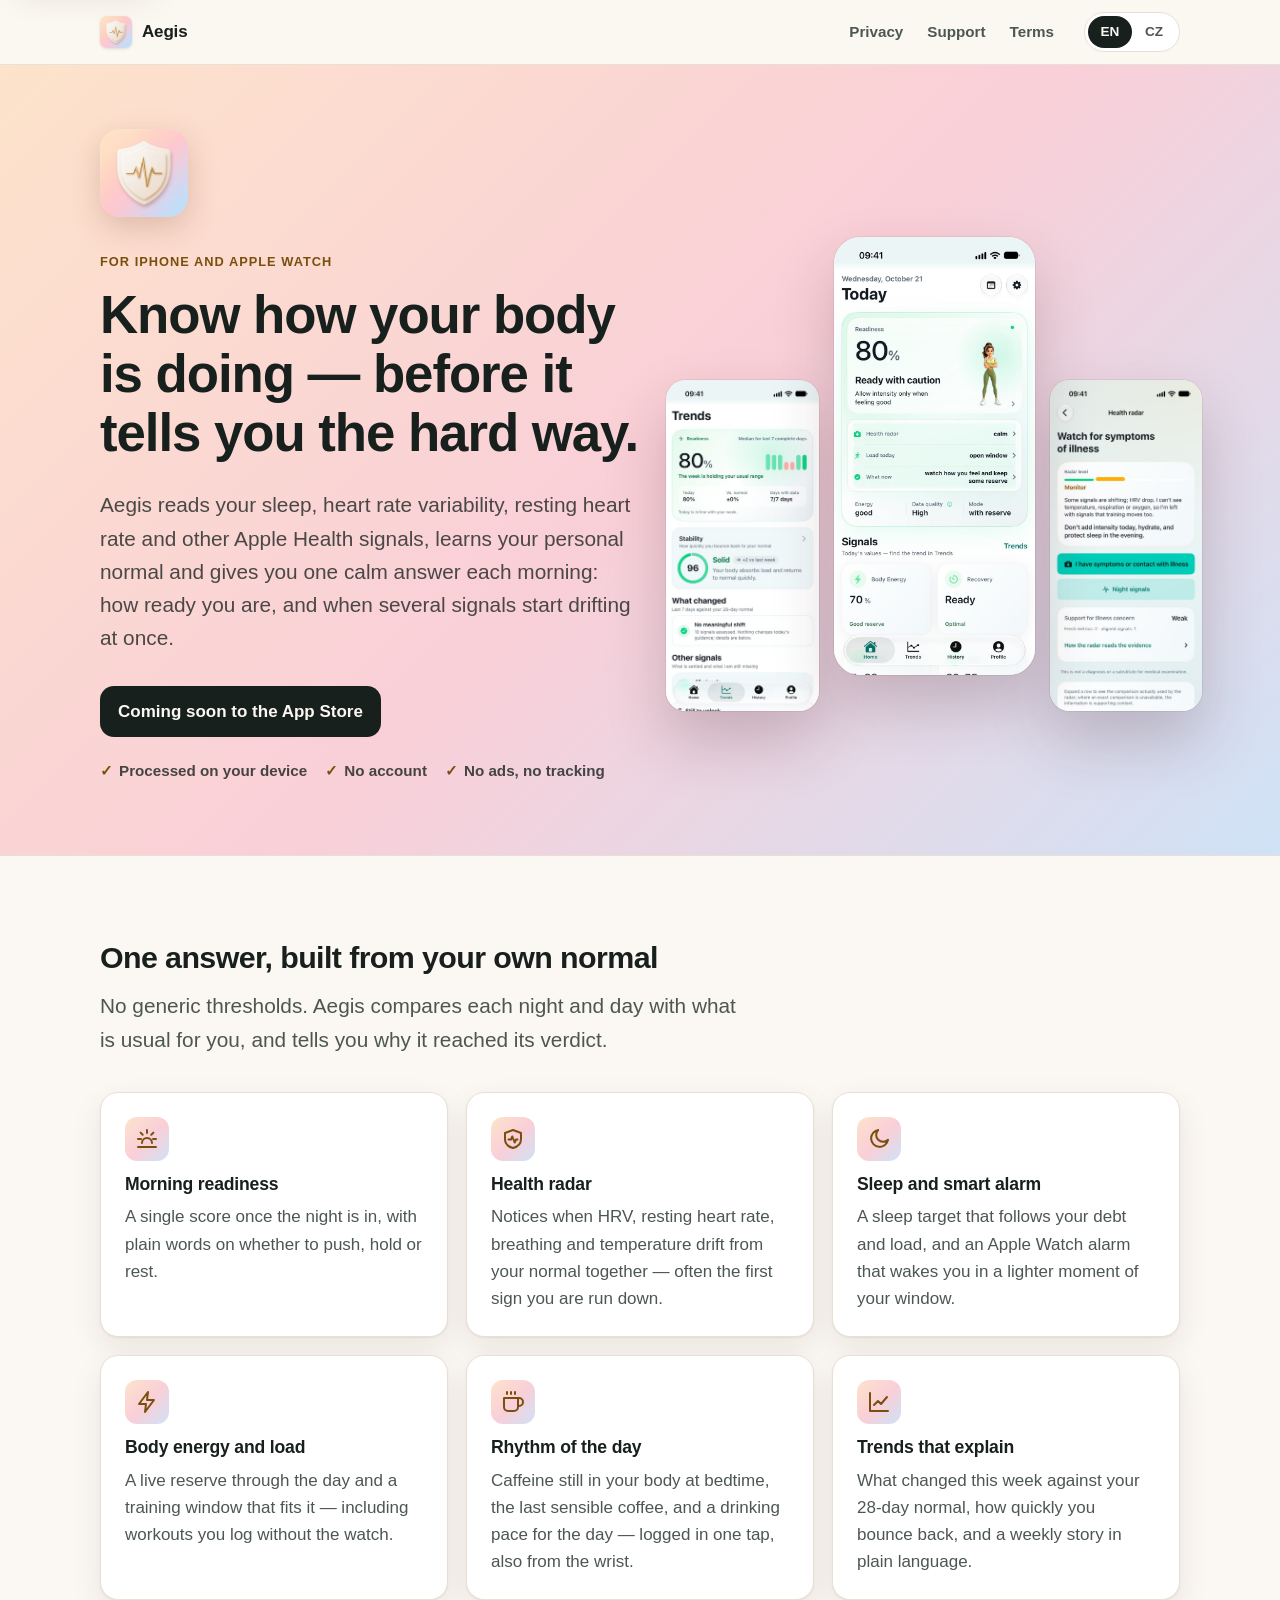
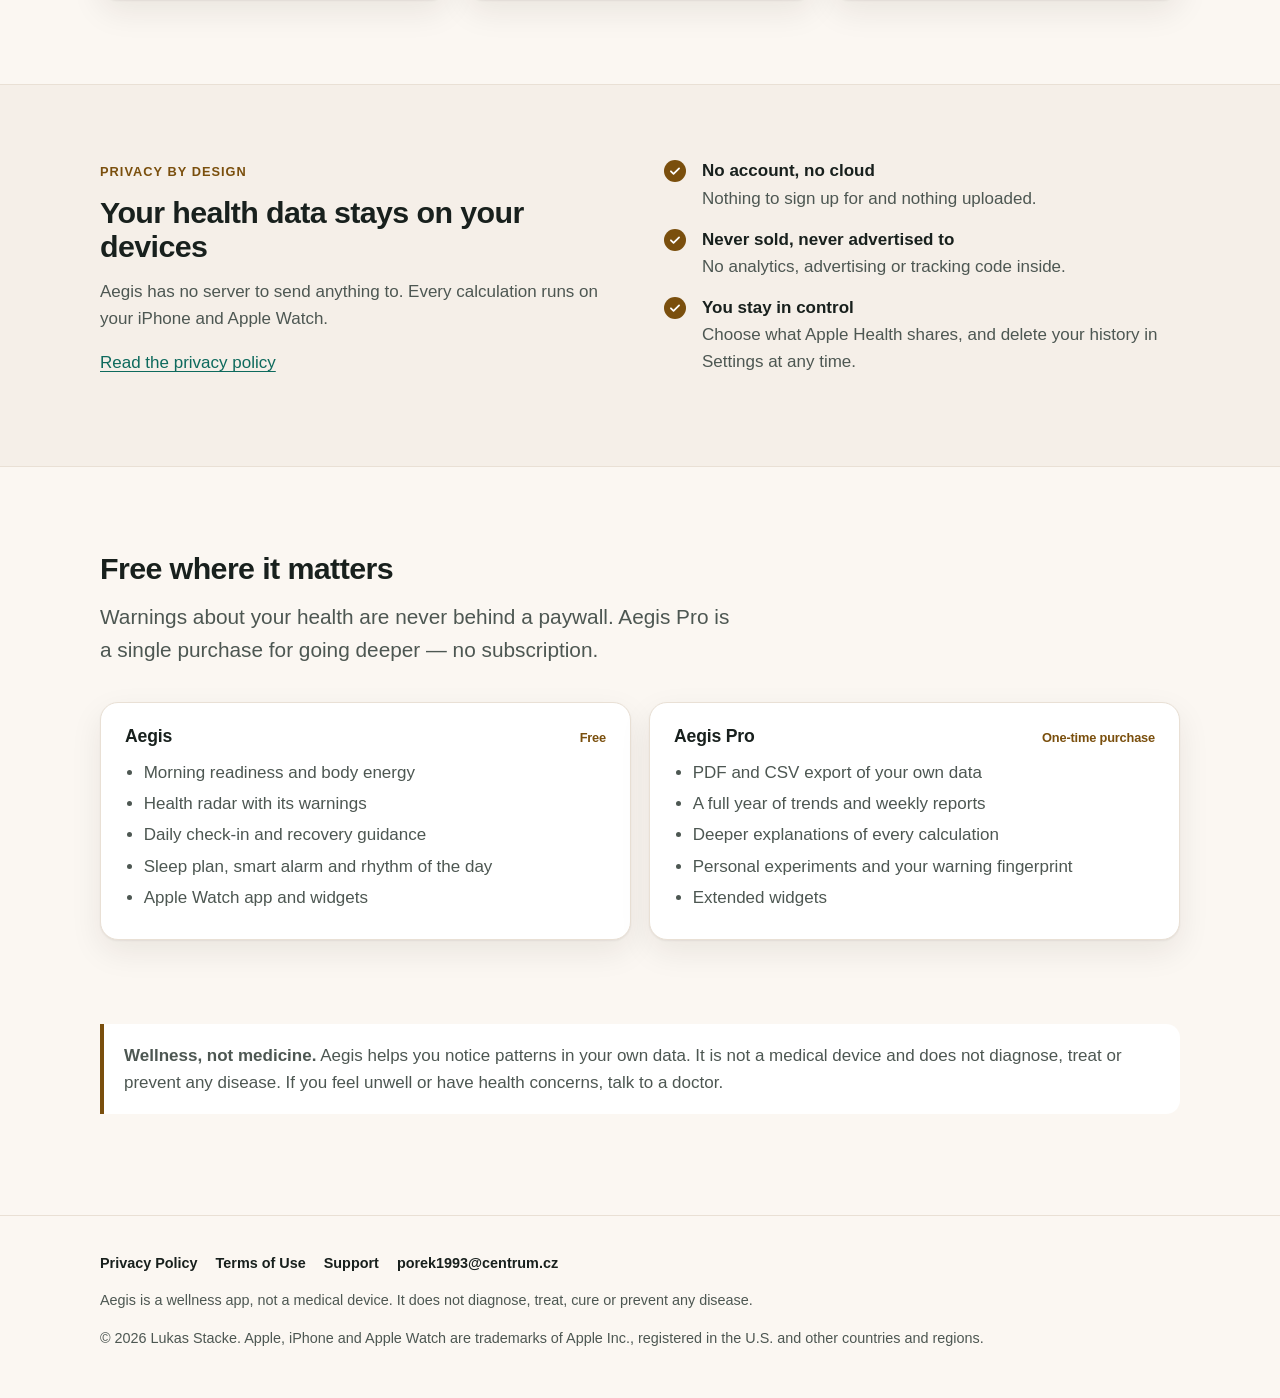
<file: index.html>
<!doctype html>
<html lang="en" data-title-en="Aegis: Body Shield — readiness, recovery and rising strain" data-title-cs="Aegis: Body Shield — připravenost, regenerace a rostoucí zátěž" data-description-en="Aegis turns your Apple Health data into a calm daily answer: how ready you are, how you recover and when several signals start drifting. On device, no account, no ads." data-description-cs="Aegis promění data z Apple Health v klidnou denní odpověď: jaká je tvoje připravenost na den, jak regeneruješ a kdy se začne vychylovat víc signálů. V zařízení, bez účtu a bez reklam.">
<head>
  <meta charset="utf-8">
  <meta name="viewport" content="width=device-width, initial-scale=1, viewport-fit=cover">
  <script>(function(){var d=document.documentElement,l=null,m=location.search.match(/[?&]lang=(cs|en)/);if(m)l=m[1];else if(location.hash==='#cs')l='cs';if(!l){try{l=localStorage.getItem('aegis.lang')}catch(e){}}if(l!=='cs'&&l!=='en'){var n=(navigator.languages&&navigator.languages[0])||navigator.language||'en';l=/^(cs|sk)\b/i.test(n)?'cs':'en'}d.className+=' lang-'+l;d.lang=l})();</script>
  <title>Aegis: Body Shield — readiness, recovery and rising strain</title>
  <meta name="description" content="Aegis turns your Apple Health data into a calm daily answer: how ready you are, how you recover and when several signals start drifting. On device, no account, no ads.">
  <link rel="canonical" href="https://porek1993-source.github.io/Aegis-IOS/">
  <meta name="theme-color" content="#fbf7f2" media="(prefers-color-scheme: light)">
  <meta name="theme-color" content="#111513" media="(prefers-color-scheme: dark)">
  <meta name="color-scheme" content="light dark">
  <meta name="format-detection" content="telephone=no">
  <link rel="icon" href="favicon.svg" type="image/svg+xml">
  <link rel="icon" href="assets/icon-192.png" type="image/png" sizes="192x192">
  <link rel="apple-touch-icon" href="assets/apple-touch-icon.png">
  <meta property="og:type" content="website">
  <meta property="og:site_name" content="Aegis: Body Shield">
  <meta property="og:title" content="Aegis: Body Shield — readiness, recovery and rising strain">
  <meta property="og:description" content="Aegis turns your Apple Health data into a calm daily answer: how ready you are, how you recover and when several signals start drifting. On device, no account, no ads.">
  <meta property="og:url" content="https://porek1993-source.github.io/Aegis-IOS/">
  <meta property="og:image" content="https://porek1993-source.github.io/Aegis-IOS/assets/og-image.jpg">
  <meta property="og:image:width" content="1200">
  <meta property="og:image:height" content="630">
  <meta property="og:image:alt" content="Aegis: Body Shield app icon and its Today screen">
  <meta property="og:locale" content="en_US">
  <meta property="og:locale:alternate" content="cs_CZ">
  <meta name="twitter:card" content="summary_large_image">
  <link rel="stylesheet" href="assets/site.css?v=e52dfcec28">
  <script src="assets/site.js?v=efaa0858bb" defer></script>
</head>
<body>
  <a class="skip" href="#main"><span data-lang="en">Skip to content</span><span data-lang="cs" lang="cs">Přeskočit na obsah</span></a>
  <header class="site-header">
    <div class="wrap">
      <a class="brand" href="./"><img src="assets/icon-192.png" alt="" width="32" height="32">Aegis</a>
      <nav class="nav" aria-label="Main">
        <a href="privacy.html"><span data-lang="en">Privacy</span><span data-lang="cs" lang="cs">Soukromí</span></a>
        <a href="support.html"><span data-lang="en">Support</span><span data-lang="cs" lang="cs">Podpora</span></a>
        <a href="terms.html"><span data-lang="en">Terms</span><span data-lang="cs" lang="cs">Podmínky</span></a>
      </nav>
      <div class="lang-switch" role="group" aria-label="Language / Jazyk">
        <button type="button" data-set-lang="en" lang="en" aria-pressed="true">EN</button>
        <button type="button" data-set-lang="cs" lang="cs" aria-pressed="false" aria-label="Čeština">CZ</button>
      </div>
    </div>
  </header>
  <main id="main">
    <section class="hero">
      <div class="wrap">
        <div class="hero-copy">
          <img class="hero-icon" src="assets/icon-192.png" alt="Aegis app icon" width="88" height="88">
          <div data-lang="en">
            <span class="eyebrow">For iPhone and Apple Watch</span>
            <h1>Know how your body is doing — before it tells you the hard way.</h1>
            <p class="lead">Aegis reads your sleep, heart rate variability, resting heart rate and other Apple Health signals, learns your personal normal and gives you one calm answer each morning: how ready you are, and when several signals start drifting at once.</p>
            <span class="badge">Coming soon to the App Store</span>
            <ul class="trust">
              <li>Processed on your device</li>
              <li>No account</li>
              <li>No ads, no tracking</li>
            </ul>
          </div>
          <div data-lang="cs" lang="cs">
            <span class="eyebrow">Pro iPhone a Apple Watch</span>
            <h1>Poznáš, jak se tělo drží — dřív, než ti to dá najevo.</h1>
            <p class="lead">Aegis čte spánek, variabilitu srdečního tepu, klidový tep a další signály z Apple Health, naučí se tvůj osobní normál a každé ráno dá jednu klidnou odpověď: jaká je tvoje připravenost na den a kdy se začne vychylovat víc signálů najednou.</p>
            <span class="badge">Brzy v App Storu</span>
            <ul class="trust">
              <li>Zpracování v zařízení</li>
              <li>Bez účtu</li>
              <li>Bez reklam a sledování</li>
            </ul>
          </div>
        </div>
        <div class="phones" aria-hidden="true">
          <div class="phone side">
            <img src="assets/trends-en.jpg" data-lang="en" alt="" width="640" height="1390" loading="lazy">
            <img src="assets/trends-cs.jpg" data-lang="cs" alt="" width="640" height="1390" loading="lazy">
          </div>
          <div class="phone">
            <img src="assets/today-en.jpg" data-lang="en" alt="" width="640" height="1390" loading="lazy">
            <img src="assets/today-cs.jpg" data-lang="cs" alt="" width="640" height="1390" loading="lazy">
          </div>
          <div class="phone side">
            <img src="assets/radar-en.jpg" data-lang="en" alt="" width="640" height="1390" loading="lazy">
            <img src="assets/radar-cs.jpg" data-lang="cs" alt="" width="640" height="1390" loading="lazy">
          </div>
        </div>
      </div>
    </section>

    <section class="section" aria-labelledby="what">
      <div class="wrap">
        <div class="section-head">
          <h2 id="what"><span data-lang="en">One answer, built from your own normal</span><span data-lang="cs" lang="cs">Jedna odpověď, postavená na tvém normálu</span></h2>
          <p class="lead"><span data-lang="en">No generic thresholds. Aegis compares each night and day with what is usual for you, and tells you why it reached its verdict.</span><span data-lang="cs" lang="cs">Žádné obecné hranice. Aegis porovnává každou noc a den s tím, co je obvyklé právě pro tebe, a řekne, proč došel ke svému verdiktu.</span></p>
        </div>
        <div class="grid">
          <article class="card">
            <div class="ico"><svg viewBox="0 0 24 24" fill="none" stroke="currentColor" stroke-width="2" stroke-linecap="round" stroke-linejoin="round" aria-hidden="true"><path d="M12 3v3M5.6 5.6l2.1 2.1M3 12h3M18 12h3M16.3 7.7l2.1-2.1"/><path d="M7 16a5 5 0 0 1 10 0"/><path d="M3 20h18"/></svg></div>
            <h3><span data-lang="en">Morning readiness</span><span data-lang="cs" lang="cs">Ranní připravenost</span></h3>
            <p><span data-lang="en">A single score once the night is in, with plain words on whether to push, hold or rest.</span><span data-lang="cs" lang="cs">Jedno číslo, jakmile se noc dopočítá, a srozumitelná slova, jestli přidat, držet, nebo odpočívat.</span></p>
          </article>
          <article class="card">
            <div class="ico"><svg viewBox="0 0 24 24" fill="none" stroke="currentColor" stroke-width="2" stroke-linecap="round" stroke-linejoin="round" aria-hidden="true"><path d="M12 3 20 6v6c0 4.5-3.2 7.8-8 9-4.8-1.2-8-4.5-8-9V6z"/><path d="M7.5 12.5h2.5l1.3-3 2.4 6 1.3-3h1.5"/></svg></div>
            <h3><span data-lang="en">Health radar</span><span data-lang="cs" lang="cs">Zdravotní radar</span></h3>
            <p><span data-lang="en">Notices when HRV, resting heart rate, breathing and temperature drift from your normal together — often the first sign you are run down.</span><span data-lang="cs" lang="cs">Všimne si, když se HRV, klidový tep, dech a teplota vychýlí z normálu společně — často první znamení, že tělo s něčím zápasí.</span></p>
          </article>
          <article class="card">
            <div class="ico"><svg viewBox="0 0 24 24" fill="none" stroke="currentColor" stroke-width="2" stroke-linecap="round" stroke-linejoin="round" aria-hidden="true"><path d="M21 12.8A8.5 8.5 0 1 1 11.2 3a6.5 6.5 0 0 0 9.8 9.8z"/></svg></div>
            <h3><span data-lang="en">Sleep and smart alarm</span><span data-lang="cs" lang="cs">Spánek a chytrý budík</span></h3>
            <p><span data-lang="en">A sleep target that follows your debt and load, and an Apple Watch alarm that wakes you in a lighter moment of your window.</span><span data-lang="cs" lang="cs">Spánkový cíl podle dluhu a zátěže a budík na Apple Watch, který tě vzbudí v lehčí chvíli tvého okna.</span></p>
          </article>
          <article class="card">
            <div class="ico"><svg viewBox="0 0 24 24" fill="none" stroke="currentColor" stroke-width="2" stroke-linecap="round" stroke-linejoin="round" aria-hidden="true"><path d="M13 2 4 14h7l-1 8 9-12h-7z"/></svg></div>
            <h3><span data-lang="en">Body energy and load</span><span data-lang="cs" lang="cs">Energie těla a zátěž</span></h3>
            <p><span data-lang="en">A live reserve through the day and a training window that fits it — including workouts you log without the watch.</span><span data-lang="cs" lang="cs">Průběžná rezerva během dne a tréninkové okno, které jí odpovídá — včetně tréninků zapsaných bez hodinek.</span></p>
          </article>
          <article class="card">
            <div class="ico"><svg viewBox="0 0 24 24" fill="none" stroke="currentColor" stroke-width="2" stroke-linecap="round" stroke-linejoin="round" aria-hidden="true"><path d="M17 8h1a4 4 0 0 1 0 8h-1"/><path d="M3 8h14v9a4 4 0 0 1-4 4H7a4 4 0 0 1-4-4z"/><path d="M6 2v2M10 2v2M14 2v2"/></svg></div>
            <h3><span data-lang="en">Rhythm of the day</span><span data-lang="cs" lang="cs">Rytmus dne</span></h3>
            <p><span data-lang="en">Caffeine still in your body at bedtime, the last sensible coffee, and a drinking pace for the day — logged in one tap, also from the wrist.</span><span data-lang="cs" lang="cs">Kolik kofeinu bude v těle při usínání, poslední rozumná káva a tempo pití na den — zapsané jedním klepnutím, i z hodinek.</span></p>
          </article>
          <article class="card">
            <div class="ico"><svg viewBox="0 0 24 24" fill="none" stroke="currentColor" stroke-width="2" stroke-linecap="round" stroke-linejoin="round" aria-hidden="true"><path d="M3 3v18h18"/><path d="m7 15 4-4 3 3 6-7"/></svg></div>
            <h3><span data-lang="en">Trends that explain</span><span data-lang="cs" lang="cs">Trendy, které vysvětlí</span></h3>
            <p><span data-lang="en">What changed this week against your 28-day normal, how quickly you bounce back, and a weekly story in plain language.</span><span data-lang="cs" lang="cs">Co se tento týden změnilo proti tvému 28dennímu normálu, jak rychle se vracíš a týdenní příběh srozumitelnou řečí.</span></p>
          </article>
        </div>
      </div>
    </section>

    <section class="band" aria-labelledby="privacy-promise">
      <div class="wrap">
        <div>
          <span class="eyebrow"><span data-lang="en">Privacy by design</span><span data-lang="cs" lang="cs">Soukromí od základu</span></span>
          <h2 id="privacy-promise"><span data-lang="en">Your health data stays on your devices</span><span data-lang="cs" lang="cs">Tvá zdravotní data zůstávají ve tvých zařízeních</span></h2>
          <p class="muted"><span data-lang="en">Aegis has no server to send anything to. Every calculation runs on your iPhone and Apple Watch.</span><span data-lang="cs" lang="cs">Aegis nemá server, kam by cokoli posílal. Každý výpočet běží v iPhonu a Apple Watch.</span></p>
          <p><a href="privacy.html"><span data-lang="en">Read the privacy policy</span><span data-lang="cs" lang="cs">Přečti si zásady ochrany soukromí</span></a></p>
        </div>
        <ul class="checks">
          <li><span><strong><span data-lang="en">No account, no cloud</span><span data-lang="cs" lang="cs">Bez účtu a bez cloudu</span></strong><span data-lang="en">Nothing to sign up for and nothing uploaded.</span><span data-lang="cs" lang="cs">Nic se nezakládá a nic se nenahrává.</span></span></li>
          <li><span><strong><span data-lang="en">Never sold, never advertised to</span><span data-lang="cs" lang="cs">Nikdy na prodej, nikdy pro reklamu</span></strong><span data-lang="en">No analytics, advertising or tracking code inside.</span><span data-lang="cs" lang="cs">Uvnitř není analytický, reklamní ani sledovací kód.</span></span></li>
          <li><span><strong><span data-lang="en">You stay in control</span><span data-lang="cs" lang="cs">Kontrolu máš ty</span></strong><span data-lang="en">Choose what Apple Health shares, and delete your history in Settings at any time.</span><span data-lang="cs" lang="cs">Vyber, co Apple Health sdílí, a historii kdykoli smaž v Nastavení.</span></span></li>
        </ul>
      </div>
    </section>

    <section class="section" aria-labelledby="plans">
      <div class="wrap">
        <div class="section-head">
          <h2 id="plans"><span data-lang="en">Free where it matters</span><span data-lang="cs" lang="cs">Zdarma tam, kde na tom záleží</span></h2>
          <p class="lead"><span data-lang="en">Warnings about your health are never behind a paywall. Aegis Pro is a single purchase for going deeper — no subscription.</span><span data-lang="cs" lang="cs">Upozornění na zdraví nikdy nejsou za placenou zdí. Aegis Pro je jednorázový nákup pro hlubší práci — žádné předplatné.</span></p>
        </div>
        <div class="plans">
          <article class="card plan">
            <h3><span data-lang="en">Aegis</span><span data-lang="cs" lang="cs">Aegis</span> <span class="tag"><span data-lang="en">Free</span><span data-lang="cs" lang="cs">Zdarma</span></span></h3>
            <ul data-lang="en">
              <li>Morning readiness and body energy</li>
              <li>Health radar with its warnings</li>
              <li>Daily check-in and recovery guidance</li>
              <li>Sleep plan, smart alarm and rhythm of the day</li>
              <li>Apple Watch app and widgets</li>
            </ul>
            <ul data-lang="cs" lang="cs">
              <li>Ranní připravenost a energie těla</li>
              <li>Zdravotní radar a jeho upozornění</li>
              <li>Denní check-in a doporučení k regeneraci</li>
              <li>Spánkový plán, chytrý budík a rytmus dne</li>
              <li>Appka pro Apple Watch a widgety</li>
            </ul>
          </article>
          <article class="card plan">
            <h3>Aegis Pro <span class="tag"><span data-lang="en">One-time purchase</span><span data-lang="cs" lang="cs">Jednorázový nákup</span></span></h3>
            <ul data-lang="en">
              <li>PDF and CSV export of your own data</li>
              <li>A full year of trends and weekly reports</li>
              <li>Deeper explanations of every calculation</li>
              <li>Personal experiments and your warning fingerprint</li>
              <li>Extended widgets</li>
            </ul>
            <ul data-lang="cs" lang="cs">
              <li>Export vlastních dat do PDF a CSV</li>
              <li>Celý rok trendů a týdenní souhrny</li>
              <li>Hlubší vysvětlení každého výpočtu</li>
              <li>Osobní experimenty a tvůj varovný otisk</li>
              <li>Rozšířené widgety</li>
            </ul>
          </article>
        </div>
      </div>
    </section>

    <section class="section" aria-label="Wellness boundary">
      <div class="wrap">
        <p class="notice"><span data-lang="en"><strong>Wellness, not medicine.</strong> Aegis helps you notice patterns in your own data. It is not a medical device and does not diagnose, treat or prevent any disease. If you feel unwell or have health concerns, talk to a doctor.</span><span data-lang="cs" lang="cs"><strong>Wellness, ne medicína.</strong> Aegis pomáhá všimnout si vzorců ve vlastních datech. Není zdravotnický prostředek a nestanovuje diagnózy, nemoci neléčí ani jim nepředchází. Když ti není dobře nebo máš zdravotní obavy, obrať se na lékaře.</span></p>
      </div>
    </section>
  </main>
  <footer class="site-footer">
    <div class="wrap">
      <nav aria-label="Footer">
        <a href="privacy.html"><span data-lang="en">Privacy Policy</span><span data-lang="cs" lang="cs">Zásady ochrany soukromí</span></a>
        <a href="terms.html"><span data-lang="en">Terms of Use</span><span data-lang="cs" lang="cs">Podmínky použití</span></a>
        <a href="support.html"><span data-lang="en">Support</span><span data-lang="cs" lang="cs">Podpora</span></a>
        <a href="mailto:porek1993@centrum.cz">porek1993@centrum.cz</a>
      </nav>
      <p><span data-lang="en">Aegis is a wellness app, not a medical device. It does not diagnose, treat, cure or prevent any disease.</span><span data-lang="cs" lang="cs">Aegis je wellness aplikace, ne zdravotnický prostředek. Nestanovuje diagnózy a nemoci neléčí ani jim nepředchází.</span></p>
      <p>© 2026 Lukas Stacke. <span data-lang="en">Apple, iPhone and Apple Watch are trademarks of Apple Inc., registered in the U.S. and other countries and regions.</span><span data-lang="cs" lang="cs">Apple, iPhone a Apple Watch jsou ochranné známky společnosti Apple Inc. registrované v USA a dalších zemích a oblastech.</span></p>
    </div>
  </footer>
</body>
</html>
</file>
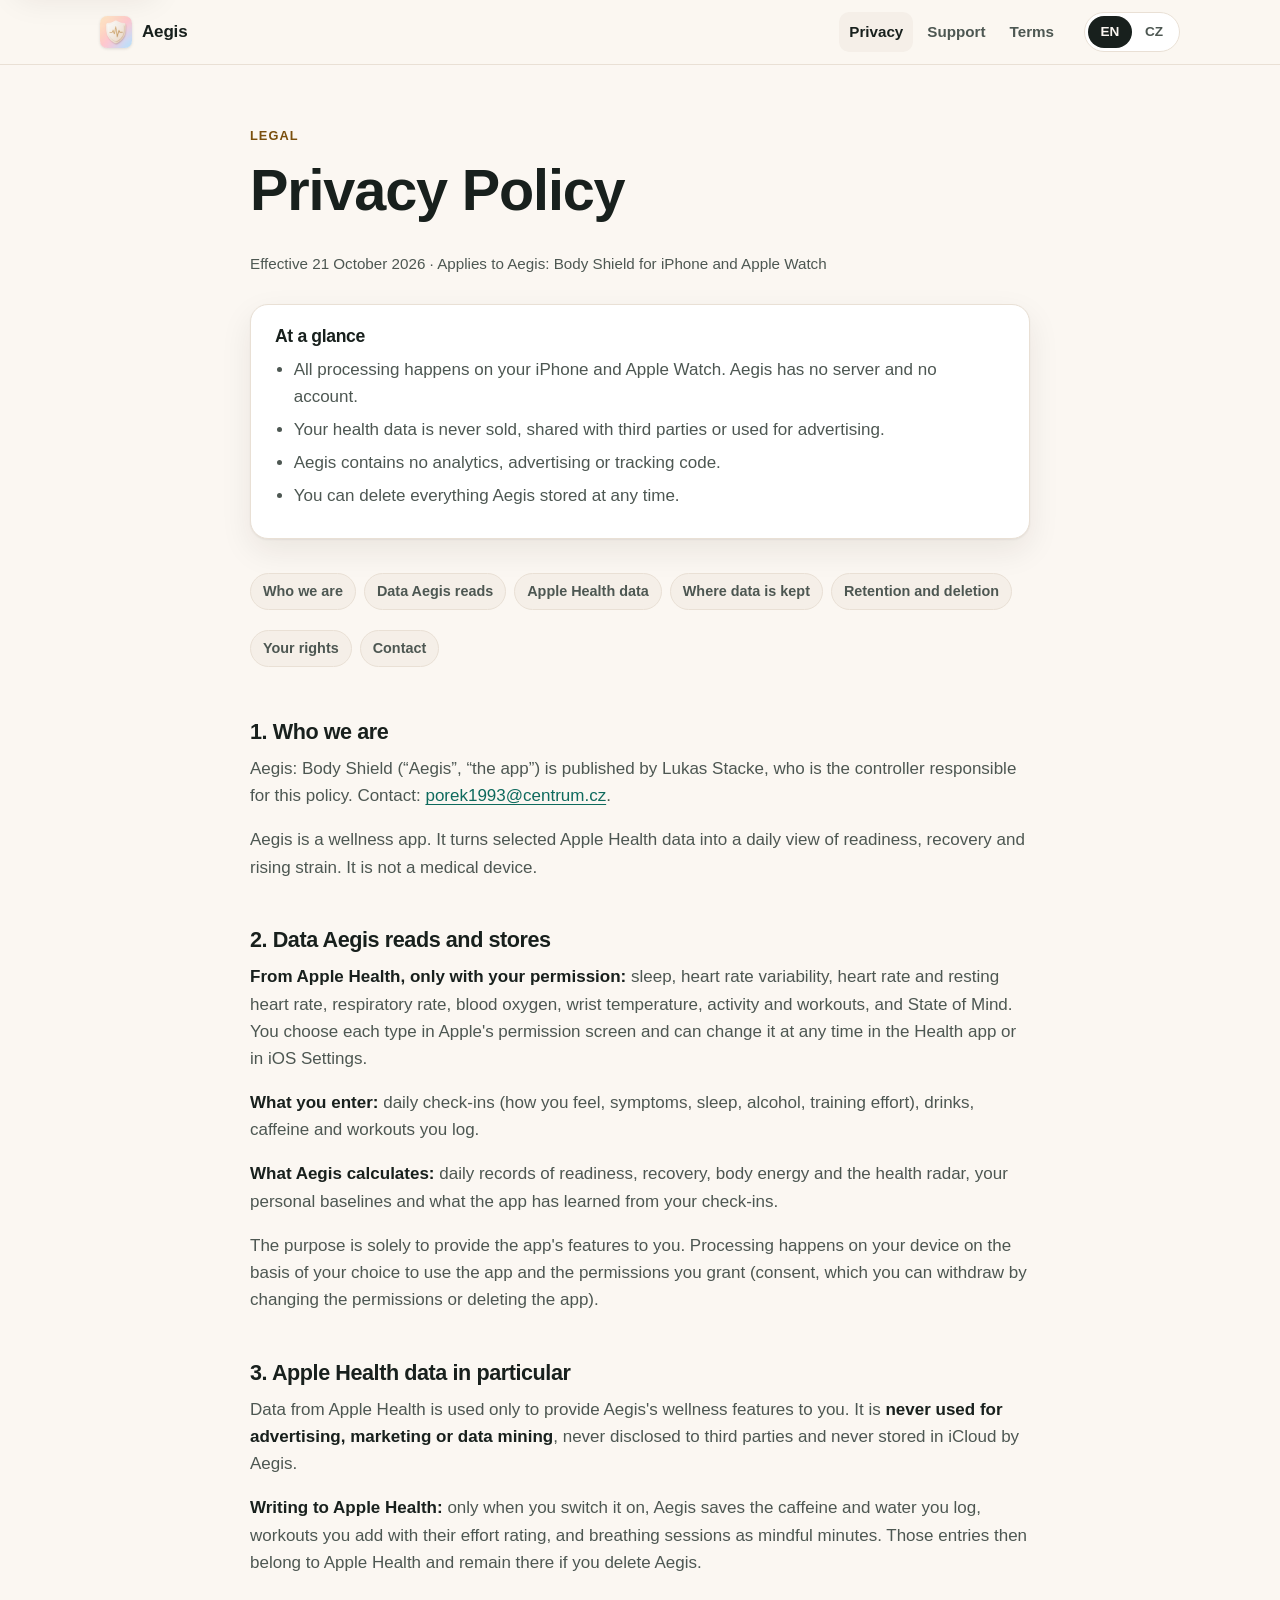
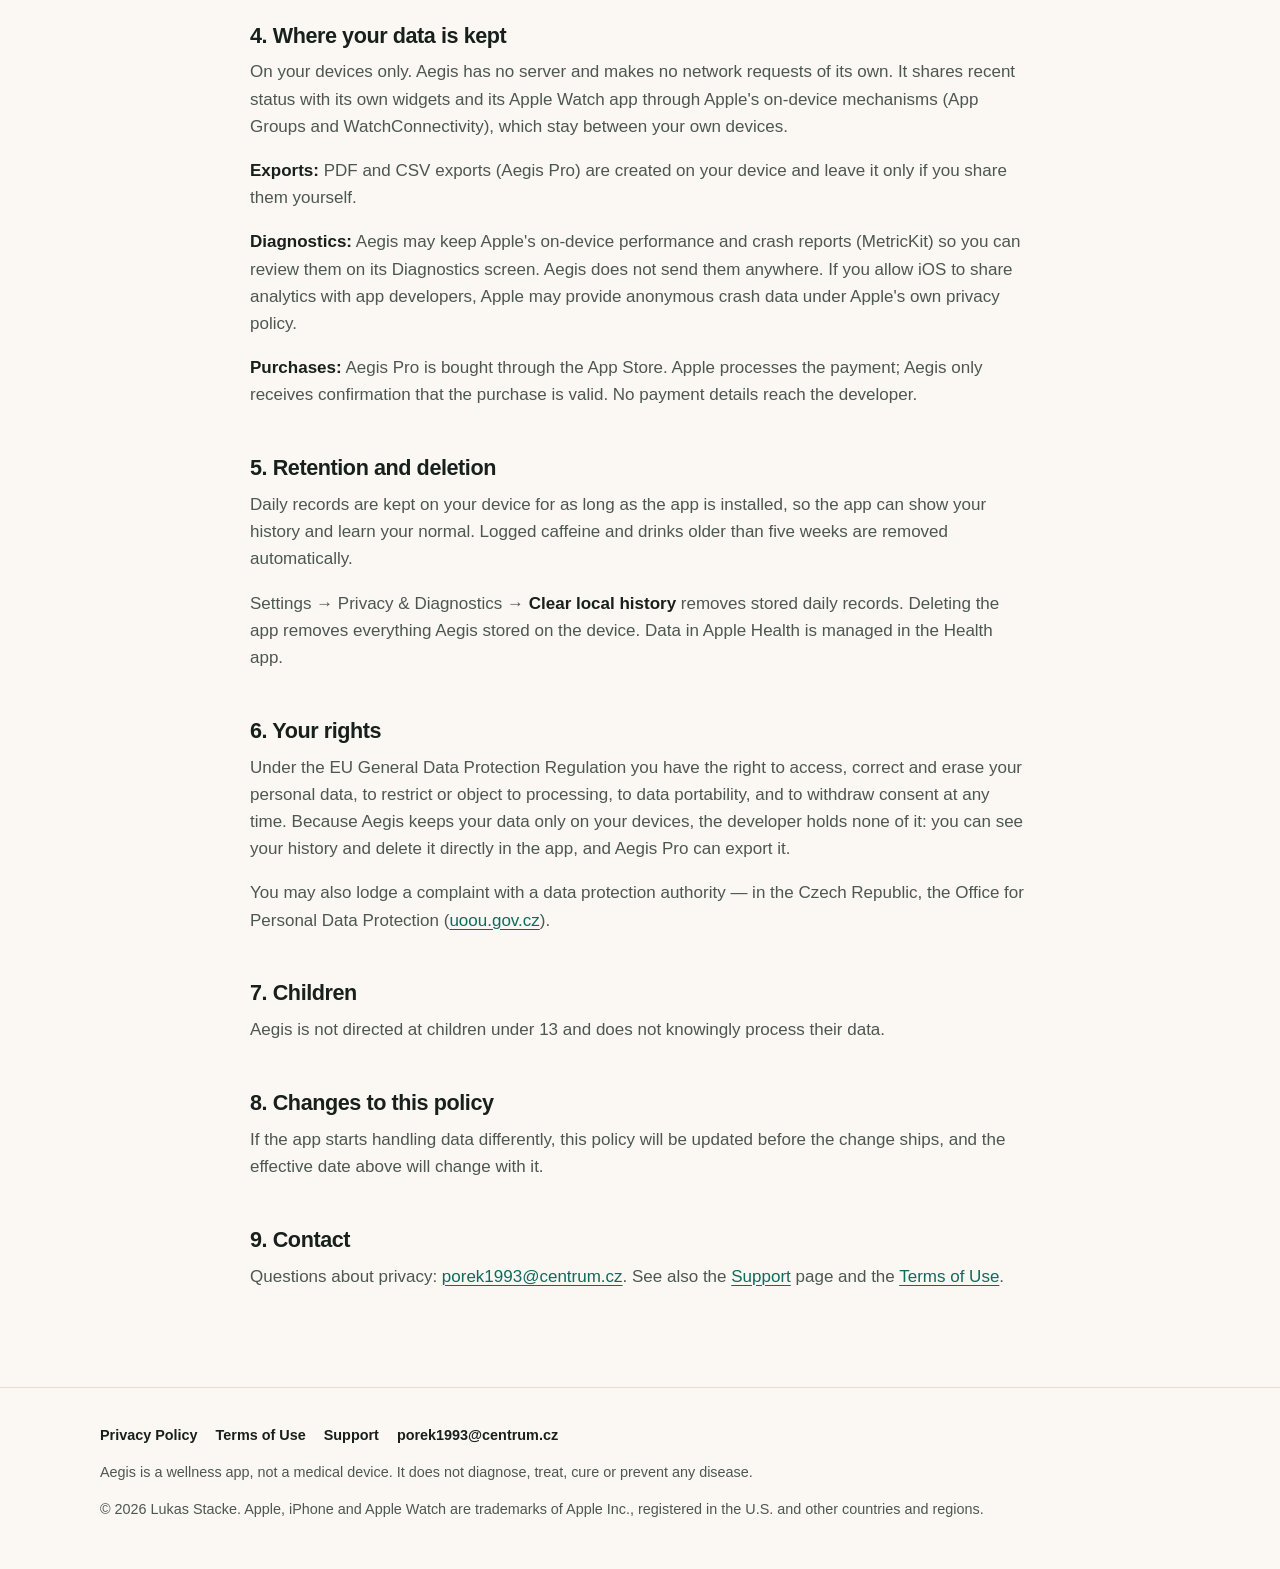
<file: privacy.html>
<!doctype html>
<html lang="en" data-title-en="Privacy Policy · Aegis" data-title-cs="Zásady ochrany soukromí · Aegis" data-description-en="How Aegis: Body Shield handles your data: processed on your devices, never sent to a server, never sold, never used for advertising." data-description-cs="Jak Aegis: Body Shield zachází s tvými daty: zpracování v zařízení, žádný server, žádný prodej, žádná reklama.">
<head>
  <meta charset="utf-8">
  <meta name="viewport" content="width=device-width, initial-scale=1, viewport-fit=cover">
  <script>(function(){var d=document.documentElement,l=null,m=location.search.match(/[?&]lang=(cs|en)/);if(m)l=m[1];else if(location.hash==='#cs')l='cs';if(!l){try{l=localStorage.getItem('aegis.lang')}catch(e){}}if(l!=='cs'&&l!=='en'){var n=(navigator.languages&&navigator.languages[0])||navigator.language||'en';l=/^(cs|sk)\b/i.test(n)?'cs':'en'}d.className+=' lang-'+l;d.lang=l})();</script>
  <title>Privacy Policy · Aegis</title>
  <meta name="description" content="How Aegis: Body Shield handles your data: processed on your devices, never sent to a server, never sold, never used for advertising.">
  <link rel="canonical" href="https://porek1993-source.github.io/Aegis-IOS/privacy.html">
  <meta name="theme-color" content="#fbf7f2" media="(prefers-color-scheme: light)">
  <meta name="theme-color" content="#111513" media="(prefers-color-scheme: dark)">
  <meta name="color-scheme" content="light dark">
  <meta name="format-detection" content="telephone=no">
  <link rel="icon" href="favicon.svg" type="image/svg+xml">
  <link rel="icon" href="assets/icon-192.png" type="image/png" sizes="192x192">
  <link rel="apple-touch-icon" href="assets/apple-touch-icon.png">
  <meta property="og:type" content="website">
  <meta property="og:site_name" content="Aegis: Body Shield">
  <meta property="og:title" content="Privacy Policy · Aegis">
  <meta property="og:description" content="How Aegis: Body Shield handles your data: processed on your devices, never sent to a server, never sold, never used for advertising.">
  <meta property="og:url" content="https://porek1993-source.github.io/Aegis-IOS/privacy.html">
  <meta property="og:image" content="https://porek1993-source.github.io/Aegis-IOS/assets/og-image.jpg">
  <meta property="og:image:width" content="1200">
  <meta property="og:image:height" content="630">
  <meta property="og:image:alt" content="Aegis: Body Shield app icon and its Today screen">
  <meta property="og:locale" content="en_US">
  <meta property="og:locale:alternate" content="cs_CZ">
  <meta name="twitter:card" content="summary_large_image">
  <link rel="stylesheet" href="assets/site.css?v=e52dfcec28">
  <script src="assets/site.js?v=efaa0858bb" defer></script>
</head>
<body>
  <a class="skip" href="#main"><span data-lang="en">Skip to content</span><span data-lang="cs" lang="cs">Přeskočit na obsah</span></a>
  <header class="site-header">
    <div class="wrap">
      <a class="brand" href="./"><img src="assets/icon-192.png" alt="" width="32" height="32">Aegis</a>
      <nav class="nav" aria-label="Main">
        <a href="privacy.html" aria-current="page"><span data-lang="en">Privacy</span><span data-lang="cs" lang="cs">Soukromí</span></a>
        <a href="support.html"><span data-lang="en">Support</span><span data-lang="cs" lang="cs">Podpora</span></a>
        <a href="terms.html"><span data-lang="en">Terms</span><span data-lang="cs" lang="cs">Podmínky</span></a>
      </nav>
      <div class="lang-switch" role="group" aria-label="Language / Jazyk">
        <button type="button" data-set-lang="en" lang="en" aria-pressed="true">EN</button>
        <button type="button" data-set-lang="cs" lang="cs" aria-pressed="false" aria-label="Čeština">CZ</button>
      </div>
    </div>
  </header>
  <main id="main" class="doc">
    <div class="wrap">
      <article data-lang="en">
        <header>
          <span class="eyebrow">Legal</span>
          <h1>Privacy Policy</h1>
          <p class="meta">Effective 21 October 2026 · Applies to Aegis: Body Shield for iPhone and Apple Watch</p>
        </header>

        <section class="summary" aria-labelledby="en-glance">
          <h2 id="en-glance">At a glance</h2>
          <ul>
            <li>All processing happens on your iPhone and Apple Watch. Aegis has no server and no account.</li>
            <li>Your health data is never sold, shared with third parties or used for advertising.</li>
            <li>Aegis contains no analytics, advertising or tracking code.</li>
            <li>You can delete everything Aegis stored at any time.</li>
          </ul>
        </section>

        <nav aria-label="Contents">
          <ul class="toc">
            <li><a href="#en-who">Who we are</a></li>
            <li><a href="#en-read">Data Aegis reads</a></li>
            <li><a href="#en-health">Apple Health data</a></li>
            <li><a href="#en-where">Where data is kept</a></li>
            <li><a href="#en-retention">Retention and deletion</a></li>
            <li><a href="#en-rights">Your rights</a></li>
            <li><a href="#en-contact">Contact</a></li>
          </ul>
        </nav>

        <h2 id="en-who">1. Who we are</h2>
        <p>Aegis: Body Shield (“Aegis”, “the app”) is published by Lukas Stacke, who is the controller responsible for this policy. Contact: <a href="mailto:porek1993@centrum.cz">porek1993@centrum.cz</a>.</p>
        <p>Aegis is a wellness app. It turns selected Apple Health data into a daily view of readiness, recovery and rising strain. It is not a medical device.</p>

        <h2 id="en-read">2. Data Aegis reads and stores</h2>
        <p><strong>From Apple Health, only with your permission:</strong> sleep, heart rate variability, heart rate and resting heart rate, respiratory rate, blood oxygen, wrist temperature, activity and workouts, and State of Mind. You choose each type in Apple's permission screen and can change it at any time in the Health app or in iOS Settings.</p>
        <p><strong>What you enter:</strong> daily check-ins (how you feel, symptoms, sleep, alcohol, training effort), drinks, caffeine and workouts you log.</p>
        <p><strong>What Aegis calculates:</strong> daily records of readiness, recovery, body energy and the health radar, your personal baselines and what the app has learned from your check-ins.</p>
        <p>The purpose is solely to provide the app's features to you. Processing happens on your device on the basis of your choice to use the app and the permissions you grant (consent, which you can withdraw by changing the permissions or deleting the app).</p>

        <h2 id="en-health">3. Apple Health data in particular</h2>
        <p>Data from Apple Health is used only to provide Aegis's wellness features to you. It is <strong>never used for advertising, marketing or data mining</strong>, never disclosed to third parties and never stored in iCloud by Aegis.</p>
        <p><strong>Writing to Apple Health:</strong> only when you switch it on, Aegis saves the caffeine and water you log, workouts you add with their effort rating, and breathing sessions as mindful minutes. Those entries then belong to Apple Health and remain there if you delete Aegis.</p>

        <h2 id="en-where">4. Where your data is kept</h2>
        <p>On your devices only. Aegis has no server and makes no network requests of its own. It shares recent status with its own widgets and its Apple Watch app through Apple's on-device mechanisms (App Groups and WatchConnectivity), which stay between your own devices.</p>
        <p><strong>Exports:</strong> PDF and CSV exports (Aegis Pro) are created on your device and leave it only if you share them yourself.</p>
        <p><strong>Diagnostics:</strong> Aegis may keep Apple's on-device performance and crash reports (MetricKit) so you can review them on its Diagnostics screen. Aegis does not send them anywhere. If you allow iOS to share analytics with app developers, Apple may provide anonymous crash data under Apple's own privacy policy.</p>
        <p><strong>Purchases:</strong> Aegis Pro is bought through the App Store. Apple processes the payment; Aegis only receives confirmation that the purchase is valid. No payment details reach the developer.</p>

        <h2 id="en-retention">5. Retention and deletion</h2>
        <p>Daily records are kept on your device for as long as the app is installed, so the app can show your history and learn your normal. Logged caffeine and drinks older than five weeks are removed automatically.</p>
        <p>Settings → Privacy &amp; Diagnostics → <strong>Clear local history</strong> removes stored daily records. Deleting the app removes everything Aegis stored on the device. Data in Apple Health is managed in the Health app.</p>

        <h2 id="en-rights">6. Your rights</h2>
        <p>Under the EU General Data Protection Regulation you have the right to access, correct and erase your personal data, to restrict or object to processing, to data portability, and to withdraw consent at any time. Because Aegis keeps your data only on your devices, the developer holds none of it: you can see your history and delete it directly in the app, and Aegis Pro can export it.</p>
        <p>You may also lodge a complaint with a data protection authority — in the Czech Republic, the Office for Personal Data Protection (<a href="https://uoou.gov.cz/en">uoou.gov.cz</a>).</p>

        <h2 id="en-children">7. Children</h2>
        <p>Aegis is not directed at children under 13 and does not knowingly process their data.</p>

        <h2 id="en-changes">8. Changes to this policy</h2>
        <p>If the app starts handling data differently, this policy will be updated before the change ships, and the effective date above will change with it.</p>

        <h2 id="en-contact">9. Contact</h2>
        <p>Questions about privacy: <a href="mailto:porek1993@centrum.cz?subject=Aegis%20privacy">porek1993@centrum.cz</a>. See also the <a href="support.html">Support</a> page and the <a href="terms.html">Terms of Use</a>.</p>
      </article>

      <article data-lang="cs" lang="cs">
        <header>
          <span class="eyebrow">Právní informace</span>
          <h1>Zásady ochrany soukromí</h1>
          <p class="meta">Platné od 21. října 2026 · Pro Aegis: Body Shield na iPhonu a Apple Watch</p>
        </header>

        <section class="summary" aria-labelledby="cs-glance">
          <h2 id="cs-glance">Ve zkratce</h2>
          <ul>
            <li>Vše se zpracovává v iPhonu a Apple Watch. Aegis nemá server ani účet.</li>
            <li>Tvá zdravotní data se nikdy neprodávají, nesdílejí s třetími stranami ani nepoužívají k reklamě.</li>
            <li>V Aegisu není analytický, reklamní ani sledovací kód.</li>
            <li>Všechno, co Aegis uložil, můžeš kdykoli smazat.</li>
          </ul>
        </section>

        <nav aria-label="Obsah">
          <ul class="toc">
            <li><a href="#cs-who">Kdo jsme</a></li>
            <li><a href="#cs-read">Jaká data Aegis čte</a></li>
            <li><a href="#cs-health">Data z Apple Health</a></li>
            <li><a href="#cs-where">Kde data zůstávají</a></li>
            <li><a href="#cs-retention">Uchování a smazání</a></li>
            <li><a href="#cs-rights">Tvoje práva</a></li>
            <li><a href="#cs-contact">Kontakt</a></li>
          </ul>
        </nav>

        <h2 id="cs-who">1. Kdo jsme</h2>
        <p>Aegis: Body Shield („Aegis“, „aplikace“) vydává Lukas Stacke, který je za tyto zásady odpovědný jako správce osobních údajů. Kontakt: <a href="mailto:porek1993@centrum.cz">porek1993@centrum.cz</a>.</p>
        <p>Aegis je wellness aplikace. Z vybraných dat Apple Health skládá denní obraz připravenosti, regenerace a rostoucí zátěže. Není zdravotnický prostředek.</p>

        <h2 id="cs-read">2. Jaká data Aegis čte a ukládá</h2>
        <p><strong>Z Apple Health, jen s tvým svolením:</strong> spánek, variabilitu srdečního tepu, tep a klidový tep, dech, okysličení krve, teplotu zápěstí, aktivitu a tréninky a State of Mind. Každý typ vybíráš v dialogu Applu a můžeš ho kdykoli změnit v aplikaci Zdraví nebo v Nastavení iOS.</p>
        <p><strong>Co zapisuješ:</strong> denní check-iny (jak ti je, příznaky, spánek, alkohol, úsilí tréninku), pití, kofein a tréninky.</p>
        <p><strong>Co Aegis vypočítá:</strong> denní záznamy připravenosti, regenerace, energie těla a zdravotního radaru, tvůj osobní normál a to, co se aplikace naučila z tvých check-inů.</p>
        <p>Jediným účelem je poskytnout ti funkce aplikace. Zpracování probíhá v tvém zařízení na základě tvého rozhodnutí aplikaci používat a oprávnění, která udělíš (souhlas, který můžeš odvolat změnou oprávnění nebo smazáním aplikace).</p>

        <h2 id="cs-health">3. Data z Apple Health zvlášť</h2>
        <p>Data z Apple Health slouží jen k poskytování wellness funkcí Aegisu tobě. <strong>Nikdy se nepoužívají k reklamě, marketingu ani dolování dat</strong>, nepředávají se třetím stranám a Aegis je neukládá na iCloud.</p>
        <p><strong>Zápis do Apple Health:</strong> jen když to zapneš, Aegis uloží zapsaný kofein a vodu, přidané tréninky s hodnocením úsilí a dechová cvičení jako minuty všímavosti. Tyto záznamy pak patří Apple Health a zůstanou v něm i po smazání Aegisu.</p>

        <h2 id="cs-where">4. Kde tvá data zůstávají</h2>
        <p>Jen ve tvých zařízeních. Aegis nemá server a sám nic neodesílá po síti. Svým widgetům a appce na Apple Watch předává poslední stav přes mechanismy Applu v zařízení (App Groups a WatchConnectivity), které zůstávají mezi tvými vlastními zařízeními.</p>
        <p><strong>Exporty:</strong> exporty do PDF a CSV (Aegis Pro) vznikají ve tvém zařízení a ven se dostanou, jen když je sdílíš.</p>
        <p><strong>Diagnostika:</strong> Aegis si může ponechat výkonnostní a pádová hlášení Applu (MetricKit), aby byla k dispozici na obrazovce Diagnostika. Nikam je neposílá. Pokud v iOS povolíš sdílení analytiky s vývojáři, může Apple poskytnout anonymní data o pádech podle vlastních zásad.</p>
        <p><strong>Nákupy:</strong> Aegis Pro se kupuje přes App Store. Platbu zpracovává Apple; Aegis dostane jen potvrzení, že nákup je platný. Žádné platební údaje se k vývojáři nedostanou.</p>

        <h2 id="cs-retention">5. Uchování a smazání</h2>
        <p>Denní záznamy zůstávají v zařízení, dokud je aplikace nainstalovaná, aby mohla ukazovat historii a učit se tvůj normál. Zápisy kofeinu a pití starší než pět týdnů se mažou automaticky.</p>
        <p>Nastavení → Soukromí a diagnostika → <strong>Vymazat lokální historii</strong> odstraní uložené denní záznamy. Smazáním aplikace zmizí vše, co Aegis v zařízení uložil. Data v Apple Health spravuješ v aplikaci Zdraví.</p>

        <h2 id="cs-rights">6. Tvoje práva</h2>
        <p>Podle obecného nařízení o ochraně osobních údajů (GDPR) máš právo na přístup ke svým údajům, jejich opravu a výmaz, na omezení zpracování a vznesení námitky, na přenositelnost a na odvolání souhlasu. Protože Aegis drží data jen ve tvých zařízeních, vývojář žádná nemá: historii si prohlédneš i smažeš přímo v aplikaci a Aegis Pro ji umí vyexportovat.</p>
        <p>Stížnost můžeš podat také u dozorového úřadu — v Česku u Úřadu pro ochranu osobních údajů (<a href="https://uoou.gov.cz">uoou.gov.cz</a>).</p>

        <h2 id="cs-children">7. Děti</h2>
        <p>Aegis není určen dětem mladším 13 let a jejich data vědomě nezpracovává.</p>

        <h2 id="cs-changes">8. Změny zásad</h2>
        <p>Pokud by aplikace začala s daty zacházet jinak, tyto zásady se aktualizují dřív, než změna vyjde, a změní se i datum platnosti nahoře.</p>

        <h2 id="cs-contact">9. Kontakt</h2>
        <p>Dotazy k soukromí: <a href="mailto:porek1993@centrum.cz?subject=Aegis%20soukromi">porek1993@centrum.cz</a>. Viz také stránka <a href="support.html">Podpora</a> a <a href="terms.html">Podmínky použití</a>.</p>
      </article>
    </div>
  </main>
  <footer class="site-footer">
    <div class="wrap">
      <nav aria-label="Footer">
        <a href="privacy.html"><span data-lang="en">Privacy Policy</span><span data-lang="cs" lang="cs">Zásady ochrany soukromí</span></a>
        <a href="terms.html"><span data-lang="en">Terms of Use</span><span data-lang="cs" lang="cs">Podmínky použití</span></a>
        <a href="support.html"><span data-lang="en">Support</span><span data-lang="cs" lang="cs">Podpora</span></a>
        <a href="mailto:porek1993@centrum.cz">porek1993@centrum.cz</a>
      </nav>
      <p><span data-lang="en">Aegis is a wellness app, not a medical device. It does not diagnose, treat, cure or prevent any disease.</span><span data-lang="cs" lang="cs">Aegis je wellness aplikace, ne zdravotnický prostředek. Nestanovuje diagnózy a nemoci neléčí ani jim nepředchází.</span></p>
      <p>© 2026 Lukas Stacke. <span data-lang="en">Apple, iPhone and Apple Watch are trademarks of Apple Inc., registered in the U.S. and other countries and regions.</span><span data-lang="cs" lang="cs">Apple, iPhone a Apple Watch jsou ochranné známky společnosti Apple Inc. registrované v USA a dalších zemích a oblastech.</span></p>
    </div>
  </footer>
</body>
</html>
</file>
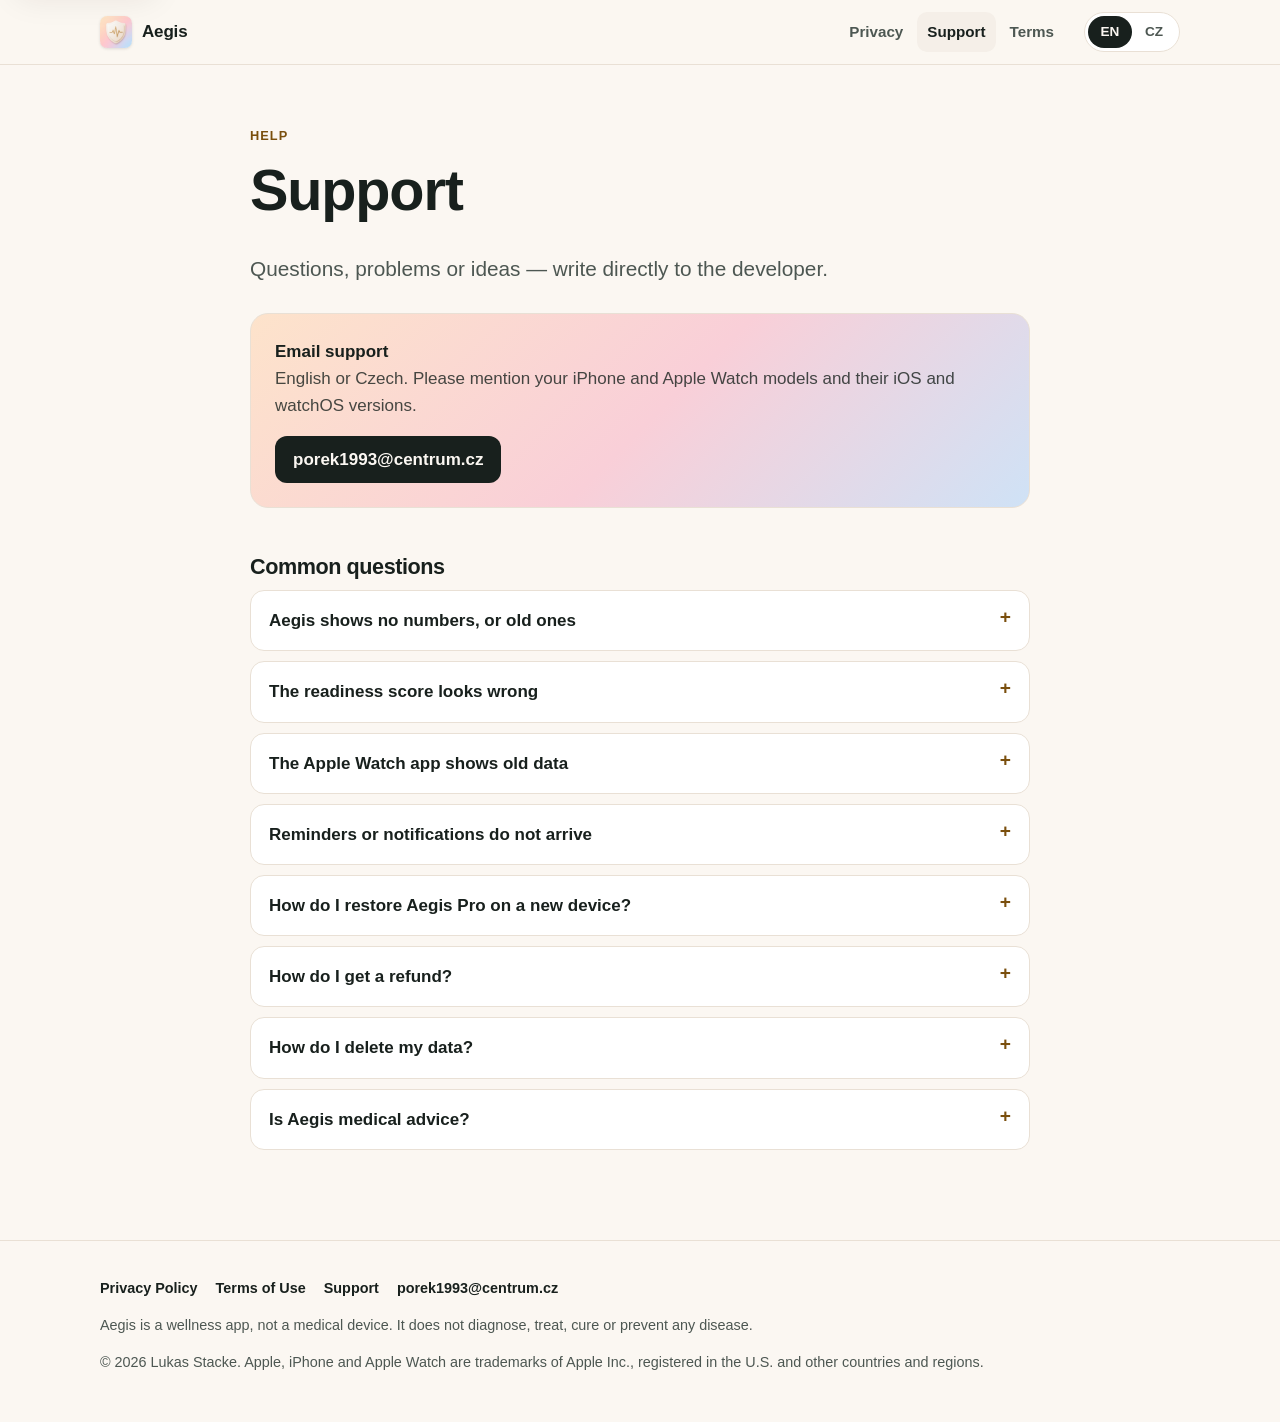
<file: support.html>
<!doctype html>
<html lang="en" data-title-en="Support · Aegis" data-title-cs="Podpora · Aegis" data-description-en="Help and contact for Aegis: Body Shield — answers to common questions and a direct email to the developer." data-description-cs="Pomoc a kontakt pro Aegis: Body Shield — odpovědi na časté otázky a přímý e-mail na vývojáře.">
<head>
  <meta charset="utf-8">
  <meta name="viewport" content="width=device-width, initial-scale=1, viewport-fit=cover">
  <script>(function(){var d=document.documentElement,l=null,m=location.search.match(/[?&]lang=(cs|en)/);if(m)l=m[1];else if(location.hash==='#cs')l='cs';if(!l){try{l=localStorage.getItem('aegis.lang')}catch(e){}}if(l!=='cs'&&l!=='en'){var n=(navigator.languages&&navigator.languages[0])||navigator.language||'en';l=/^(cs|sk)\b/i.test(n)?'cs':'en'}d.className+=' lang-'+l;d.lang=l})();</script>
  <title>Support · Aegis</title>
  <meta name="description" content="Help and contact for Aegis: Body Shield — answers to common questions and a direct email to the developer.">
  <link rel="canonical" href="https://porek1993-source.github.io/Aegis-IOS/support.html">
  <meta name="theme-color" content="#fbf7f2" media="(prefers-color-scheme: light)">
  <meta name="theme-color" content="#111513" media="(prefers-color-scheme: dark)">
  <meta name="color-scheme" content="light dark">
  <meta name="format-detection" content="telephone=no">
  <link rel="icon" href="favicon.svg" type="image/svg+xml">
  <link rel="icon" href="assets/icon-192.png" type="image/png" sizes="192x192">
  <link rel="apple-touch-icon" href="assets/apple-touch-icon.png">
  <meta property="og:type" content="website">
  <meta property="og:site_name" content="Aegis: Body Shield">
  <meta property="og:title" content="Support · Aegis">
  <meta property="og:description" content="Help and contact for Aegis: Body Shield — answers to common questions and a direct email to the developer.">
  <meta property="og:url" content="https://porek1993-source.github.io/Aegis-IOS/support.html">
  <meta property="og:image" content="https://porek1993-source.github.io/Aegis-IOS/assets/og-image.jpg">
  <meta property="og:image:width" content="1200">
  <meta property="og:image:height" content="630">
  <meta property="og:image:alt" content="Aegis: Body Shield app icon and its Today screen">
  <meta property="og:locale" content="en_US">
  <meta property="og:locale:alternate" content="cs_CZ">
  <meta name="twitter:card" content="summary_large_image">
  <link rel="stylesheet" href="assets/site.css?v=e52dfcec28">
  <script src="assets/site.js?v=efaa0858bb" defer></script>
</head>
<body>
  <a class="skip" href="#main"><span data-lang="en">Skip to content</span><span data-lang="cs" lang="cs">Přeskočit na obsah</span></a>
  <header class="site-header">
    <div class="wrap">
      <a class="brand" href="./"><img src="assets/icon-192.png" alt="" width="32" height="32">Aegis</a>
      <nav class="nav" aria-label="Main">
        <a href="privacy.html"><span data-lang="en">Privacy</span><span data-lang="cs" lang="cs">Soukromí</span></a>
        <a href="support.html" aria-current="page"><span data-lang="en">Support</span><span data-lang="cs" lang="cs">Podpora</span></a>
        <a href="terms.html"><span data-lang="en">Terms</span><span data-lang="cs" lang="cs">Podmínky</span></a>
      </nav>
      <div class="lang-switch" role="group" aria-label="Language / Jazyk">
        <button type="button" data-set-lang="en" lang="en" aria-pressed="true">EN</button>
        <button type="button" data-set-lang="cs" lang="cs" aria-pressed="false" aria-label="Čeština">CZ</button>
      </div>
    </div>
  </header>
  <main id="main" class="doc">
    <div class="wrap">
      <article data-lang="en">
        <header>
          <span class="eyebrow">Help</span>
          <h1>Support</h1>
          <p class="lead">Questions, problems or ideas — write directly to the developer.</p>
        </header>

        <div class="contact-card">
          <p><strong>Email support</strong><br>English or Czech. Please mention your iPhone and Apple Watch models and their iOS and watchOS versions.</p>
          <a class="button" href="mailto:porek1993@centrum.cz?subject=Aegis%20support">porek1993@centrum.cz</a>
        </div>

        <h2 id="en-faq">Common questions</h2>
        <details>
          <summary>Aegis shows no numbers, or old ones</summary>
          <p>Open Aegis → Profile → Settings → Health &amp; data and check that the Apple Health permissions are on, then pull down on Today to refresh. In the Health app, make sure recent sleep and heart data from your Apple Watch is arriving. The first full readiness score needs a few nights of data while Aegis learns your normal.</p>
        </details>
        <details>
          <summary>The readiness score looks wrong</summary>
          <p>Tap the score to see what it is based on. Settings → Privacy &amp; Diagnostics → Diagnostics shows which measurements Aegis received and when. If something still looks off, email us what you saw and on which day.</p>
        </details>
        <details>
          <summary>The Apple Watch app shows old data</summary>
          <p>Open Aegis on your iPhone once so it can send the watch a fresh state, and keep both devices nearby with Bluetooth on. If that does not help, restart both devices.</p>
        </details>
        <details>
          <summary>Reminders or notifications do not arrive</summary>
          <p>Check iOS Settings → Notifications → Aegis, then the notification switches in Aegis Settings. Focus modes can also hold notifications back.</p>
        </details>
        <details>
          <summary>How do I restore Aegis Pro on a new device?</summary>
          <p>Sign in with the same Apple Account, open any Pro feature and tap <strong>Restore purchases</strong>. Aegis Pro is a one-time purchase — there is nothing to cancel.</p>
        </details>
        <details>
          <summary>How do I get a refund?</summary>
          <p>Purchases are handled by Apple. Request a refund at <a href="https://reportaproblem.apple.com">reportaproblem.apple.com</a>.</p>
        </details>
        <details>
          <summary>How do I delete my data?</summary>
          <p>Settings → Privacy &amp; Diagnostics → Clear local history removes stored records; deleting the app removes everything Aegis stored. Data in Apple Health is managed in the Health app. Details are in the <a href="privacy.html">Privacy Policy</a>.</p>
        </details>
        <details>
          <summary>Is Aegis medical advice?</summary>
          <p>No. Aegis is a wellness app. If you have symptoms, pain, shortness of breath, dizziness or any health concern, contact a medical professional.</p>
        </details>
      </article>

      <article data-lang="cs" lang="cs">
        <header>
          <span class="eyebrow">Pomoc</span>
          <h1>Podpora</h1>
          <p class="lead">Dotazy, potíže nebo nápady — napiš přímo vývojáři.</p>
        </header>

        <div class="contact-card">
          <p><strong>Podpora e-mailem</strong><br>Česky nebo anglicky. Připiš prosím model iPhonu a Apple Watch a verzi iOS a watchOS.</p>
          <a class="button" href="mailto:porek1993@centrum.cz?subject=Aegis%20podpora">porek1993@centrum.cz</a>
        </div>

        <h2 id="cs-faq">Časté otázky</h2>
        <details>
          <summary>Aegis neukazuje čísla nebo jsou stará</summary>
          <p>Otevři Aegis → Profil → Nastavení → Zdraví a data a zkontroluj, že jsou oprávnění Apple Health zapnutá, pak na kartě Dnes potáhni dolů. V aplikaci Zdraví ověř, že z Apple Watch přibývá spánek a tep. První úplné skóre připravenosti potřebuje pár nocí dat, než se Aegis naučí tvůj normál.</p>
        </details>
        <details>
          <summary>Skóre připravenosti nesedí</summary>
          <p>Klepni na skóre a uvidíš, z čeho vychází. Nastavení → Soukromí a diagnostika → Diagnostika ukáže, jaká měření Aegis dostal a kdy. Když něco pořád nesedí, napiš, co se ukázalo a ve který den.</p>
        </details>
        <details>
          <summary>Appka na Apple Watch ukazuje stará data</summary>
          <p>Jednou otevři Aegis na iPhonu, aby hodinkám poslal čerstvý stav, a nech obě zařízení poblíž se zapnutým Bluetooth. Když to nepomůže, restartuj obě zařízení.</p>
        </details>
        <details>
          <summary>Nechodí připomínky ani upozornění</summary>
          <p>Zkontroluj Nastavení iOS → Oznámení → Aegis a pak přepínače upozornění v nastavení Aegisu. Upozornění může zadržet i režim Soustředění.</p>
        </details>
        <details>
          <summary>Jak obnovím Aegis Pro na novém zařízení?</summary>
          <p>Přihlas se stejným Apple účtem, otevři kteroukoli Pro funkci a klepni na <strong>Obnovit nákupy</strong>. Aegis Pro je jednorázový nákup — nic se neruší.</p>
        </details>
        <details>
          <summary>Jak získám peníze zpět?</summary>
          <p>Nákupy vyřizuje Apple. O vrácení peněz požádáš na <a href="https://reportaproblem.apple.com">reportaproblem.apple.com</a>.</p>
        </details>
        <details>
          <summary>Jak smažu svá data?</summary>
          <p>Nastavení → Soukromí a diagnostika → Vymazat lokální historii odstraní uložené záznamy; smazáním aplikace zmizí vše, co Aegis uložil. Data v Apple Health spravuješ v aplikaci Zdraví. Podrobnosti jsou v <a href="privacy.html">Zásadách ochrany soukromí</a>.</p>
        </details>
        <details>
          <summary>Je Aegis lékařská rada?</summary>
          <p>Ne. Aegis je wellness aplikace. Při příznacích, bolesti, dušnosti, závratích nebo jakékoli zdravotní obavě se obrať na lékaře.</p>
        </details>
      </article>
    </div>
  </main>
  <footer class="site-footer">
    <div class="wrap">
      <nav aria-label="Footer">
        <a href="privacy.html"><span data-lang="en">Privacy Policy</span><span data-lang="cs" lang="cs">Zásady ochrany soukromí</span></a>
        <a href="terms.html"><span data-lang="en">Terms of Use</span><span data-lang="cs" lang="cs">Podmínky použití</span></a>
        <a href="support.html"><span data-lang="en">Support</span><span data-lang="cs" lang="cs">Podpora</span></a>
        <a href="mailto:porek1993@centrum.cz">porek1993@centrum.cz</a>
      </nav>
      <p><span data-lang="en">Aegis is a wellness app, not a medical device. It does not diagnose, treat, cure or prevent any disease.</span><span data-lang="cs" lang="cs">Aegis je wellness aplikace, ne zdravotnický prostředek. Nestanovuje diagnózy a nemoci neléčí ani jim nepředchází.</span></p>
      <p>© 2026 Lukas Stacke. <span data-lang="en">Apple, iPhone and Apple Watch are trademarks of Apple Inc., registered in the U.S. and other countries and regions.</span><span data-lang="cs" lang="cs">Apple, iPhone a Apple Watch jsou ochranné známky společnosti Apple Inc. registrované v USA a dalších zemích a oblastech.</span></p>
    </div>
  </footer>
</body>
</html>
</file>
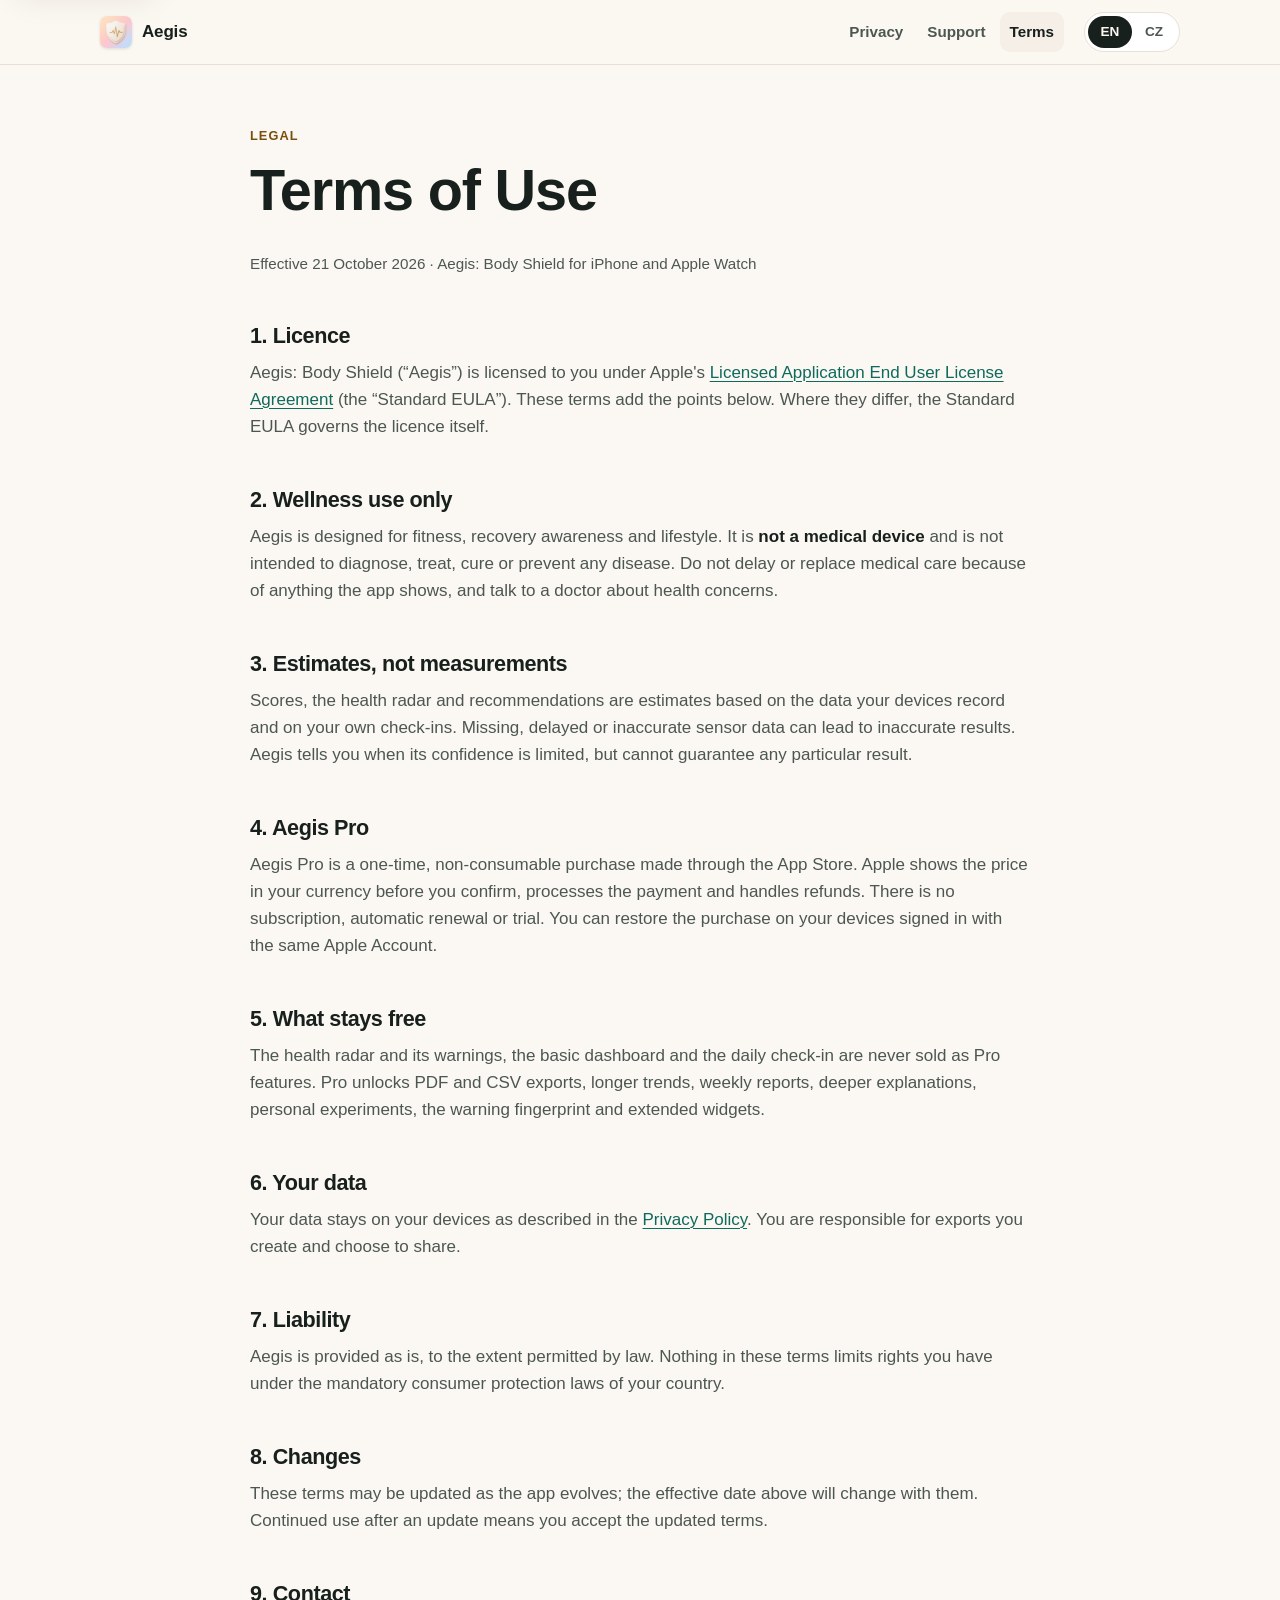
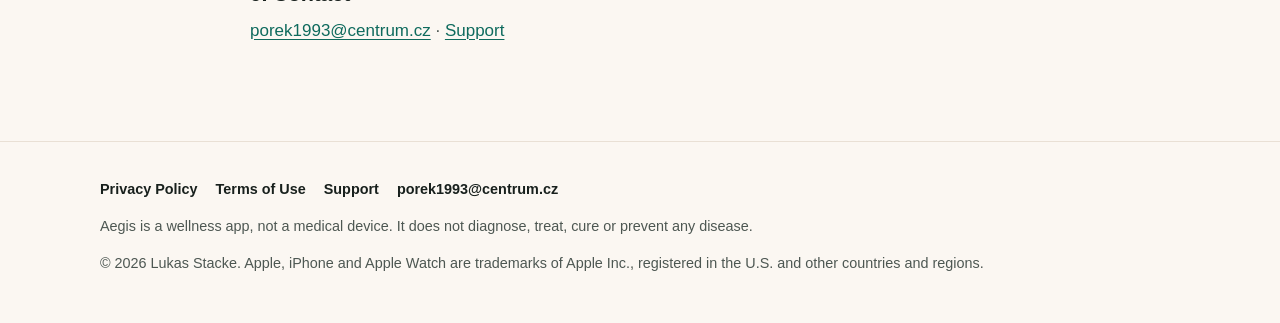
<file: terms.html>
<!doctype html>
<html lang="en" data-title-en="Terms of Use · Aegis" data-title-cs="Podmínky použití · Aegis" data-description-en="Terms of use for Aegis: Body Shield and the Aegis Pro one-time purchase." data-description-cs="Podmínky použití aplikace Aegis: Body Shield a jednorázového nákupu Aegis Pro.">
<head>
  <meta charset="utf-8">
  <meta name="viewport" content="width=device-width, initial-scale=1, viewport-fit=cover">
  <script>(function(){var d=document.documentElement,l=null,m=location.search.match(/[?&]lang=(cs|en)/);if(m)l=m[1];else if(location.hash==='#cs')l='cs';if(!l){try{l=localStorage.getItem('aegis.lang')}catch(e){}}if(l!=='cs'&&l!=='en'){var n=(navigator.languages&&navigator.languages[0])||navigator.language||'en';l=/^(cs|sk)\b/i.test(n)?'cs':'en'}d.className+=' lang-'+l;d.lang=l})();</script>
  <title>Terms of Use · Aegis</title>
  <meta name="description" content="Terms of use for Aegis: Body Shield and the Aegis Pro one-time purchase.">
  <link rel="canonical" href="https://porek1993-source.github.io/Aegis-IOS/terms.html">
  <meta name="theme-color" content="#fbf7f2" media="(prefers-color-scheme: light)">
  <meta name="theme-color" content="#111513" media="(prefers-color-scheme: dark)">
  <meta name="color-scheme" content="light dark">
  <meta name="format-detection" content="telephone=no">
  <link rel="icon" href="favicon.svg" type="image/svg+xml">
  <link rel="icon" href="assets/icon-192.png" type="image/png" sizes="192x192">
  <link rel="apple-touch-icon" href="assets/apple-touch-icon.png">
  <meta property="og:type" content="website">
  <meta property="og:site_name" content="Aegis: Body Shield">
  <meta property="og:title" content="Terms of Use · Aegis">
  <meta property="og:description" content="Terms of use for Aegis: Body Shield and the Aegis Pro one-time purchase.">
  <meta property="og:url" content="https://porek1993-source.github.io/Aegis-IOS/terms.html">
  <meta property="og:image" content="https://porek1993-source.github.io/Aegis-IOS/assets/og-image.jpg">
  <meta property="og:image:width" content="1200">
  <meta property="og:image:height" content="630">
  <meta property="og:image:alt" content="Aegis: Body Shield app icon and its Today screen">
  <meta property="og:locale" content="en_US">
  <meta property="og:locale:alternate" content="cs_CZ">
  <meta name="twitter:card" content="summary_large_image">
  <link rel="stylesheet" href="assets/site.css?v=e52dfcec28">
  <script src="assets/site.js?v=efaa0858bb" defer></script>
</head>
<body>
  <a class="skip" href="#main"><span data-lang="en">Skip to content</span><span data-lang="cs" lang="cs">Přeskočit na obsah</span></a>
  <header class="site-header">
    <div class="wrap">
      <a class="brand" href="./"><img src="assets/icon-192.png" alt="" width="32" height="32">Aegis</a>
      <nav class="nav" aria-label="Main">
        <a href="privacy.html"><span data-lang="en">Privacy</span><span data-lang="cs" lang="cs">Soukromí</span></a>
        <a href="support.html"><span data-lang="en">Support</span><span data-lang="cs" lang="cs">Podpora</span></a>
        <a href="terms.html" aria-current="page"><span data-lang="en">Terms</span><span data-lang="cs" lang="cs">Podmínky</span></a>
      </nav>
      <div class="lang-switch" role="group" aria-label="Language / Jazyk">
        <button type="button" data-set-lang="en" lang="en" aria-pressed="true">EN</button>
        <button type="button" data-set-lang="cs" lang="cs" aria-pressed="false" aria-label="Čeština">CZ</button>
      </div>
    </div>
  </header>
  <main id="main" class="doc">
    <div class="wrap">
      <article data-lang="en">
        <header>
          <span class="eyebrow">Legal</span>
          <h1>Terms of Use</h1>
          <p class="meta">Effective 21 October 2026 · Aegis: Body Shield for iPhone and Apple Watch</p>
        </header>

        <h2 id="en-licence">1. Licence</h2>
        <p>Aegis: Body Shield (“Aegis”) is licensed to you under Apple's <a href="https://www.apple.com/legal/internet-services/itunes/dev/stdeula/">Licensed Application End User License Agreement</a> (the “Standard EULA”). These terms add the points below. Where they differ, the Standard EULA governs the licence itself.</p>

        <h2 id="en-wellness">2. Wellness use only</h2>
        <p>Aegis is designed for fitness, recovery awareness and lifestyle. It is <strong>not a medical device</strong> and is not intended to diagnose, treat, cure or prevent any disease. Do not delay or replace medical care because of anything the app shows, and talk to a doctor about health concerns.</p>

        <h2 id="en-accuracy">3. Estimates, not measurements</h2>
        <p>Scores, the health radar and recommendations are estimates based on the data your devices record and on your own check-ins. Missing, delayed or inaccurate sensor data can lead to inaccurate results. Aegis tells you when its confidence is limited, but cannot guarantee any particular result.</p>

        <h2 id="en-pro">4. Aegis Pro</h2>
        <p>Aegis Pro is a one-time, non-consumable purchase made through the App Store. Apple shows the price in your currency before you confirm, processes the payment and handles refunds. There is no subscription, automatic renewal or trial. You can restore the purchase on your devices signed in with the same Apple Account.</p>

        <h2 id="en-free">5. What stays free</h2>
        <p>The health radar and its warnings, the basic dashboard and the daily check-in are never sold as Pro features. Pro unlocks PDF and CSV exports, longer trends, weekly reports, deeper explanations, personal experiments, the warning fingerprint and extended widgets.</p>

        <h2 id="en-data">6. Your data</h2>
        <p>Your data stays on your devices as described in the <a href="privacy.html">Privacy Policy</a>. You are responsible for exports you create and choose to share.</p>

        <h2 id="en-liability">7. Liability</h2>
        <p>Aegis is provided as is, to the extent permitted by law. Nothing in these terms limits rights you have under the mandatory consumer protection laws of your country.</p>

        <h2 id="en-changes">8. Changes</h2>
        <p>These terms may be updated as the app evolves; the effective date above will change with them. Continued use after an update means you accept the updated terms.</p>

        <h2 id="en-contact">9. Contact</h2>
        <p><a href="mailto:porek1993@centrum.cz">porek1993@centrum.cz</a> · <a href="support.html">Support</a></p>
      </article>

      <article data-lang="cs" lang="cs">
        <header>
          <span class="eyebrow">Právní informace</span>
          <h1>Podmínky použití</h1>
          <p class="meta">Platné od 21. října 2026 · Aegis: Body Shield pro iPhone a Apple Watch</p>
        </header>

        <h2 id="cs-licence">1. Licence</h2>
        <p>Aegis: Body Shield („Aegis“) se ti licencuje podle Applovy <a href="https://www.apple.com/legal/internet-services/itunes/dev/stdeula/">licenční smlouvy s koncovým uživatelem pro aplikace</a> (Standard EULA). Tyto podmínky ji doplňují o body níže. Kde se liší, řídí se samotná licence smlouvou Standard EULA.</p>

        <h2 id="cs-wellness">2. Jen pro wellness</h2>
        <p>Aegis slouží ke sledování kondice, regenerace a životního stylu. <strong>Není zdravotnický prostředek</strong> a neslouží k diagnostice, léčbě ani prevenci nemoci. Kvůli ničemu, co aplikace ukáže, neodkládej ani nenahrazuj lékařskou péči a zdravotní obavy probírej s lékařem.</p>

        <h2 id="cs-accuracy">3. Odhady, ne měření</h2>
        <p>Skóre, zdravotní radar i doporučení jsou odhady z dat, která zaznamenají tvá zařízení, a z tvých check-inů. Chybějící, opožděná nebo nepřesná data senzorů mohou vést k nepřesným výsledkům. Aegis řekne, když má omezenou jistotu, ale žádný konkrétní výsledek zaručit nemůže.</p>

        <h2 id="cs-pro">4. Aegis Pro</h2>
        <p>Aegis Pro je jednorázový nákup přes App Store. Apple před potvrzením ukáže cenu v tvé měně, zpracuje platbu a vyřizuje vrácení peněz. Nejde o předplatné, nic se automaticky neobnovuje a nemá zkušební dobu. Nákup obnovíš na svých zařízeních přihlášených stejným Apple účtem.</p>

        <h2 id="cs-free">5. Co zůstává zdarma</h2>
        <p>Zdravotní radar a jeho upozornění, základní přehled a denní check-in se nikdy neprodávají jako Pro. Pro odemyká export do PDF a CSV, delší trendy, týdenní souhrny, hlubší vysvětlení, osobní experimenty, varovný otisk a rozšířené widgety.</p>

        <h2 id="cs-data">6. Tvoje data</h2>
        <p>Data zůstávají ve tvých zařízeních, jak popisují <a href="privacy.html">Zásady ochrany soukromí</a>. Za exporty, které vytvoříš a rozhodneš se sdílet, odpovídáš ty.</p>

        <h2 id="cs-liability">7. Odpovědnost</h2>
        <p>Aegis se poskytuje tak, jak je, v rozsahu, který dovoluje zákon. Nic v těchto podmínkách neomezuje práva, která ti dávají kogentní předpisy na ochranu spotřebitele ve tvé zemi.</p>

        <h2 id="cs-changes">8. Změny</h2>
        <p>Podmínky se mohou s vývojem aplikace aktualizovat; změní se s nimi i datum platnosti nahoře. Dalším používáním po aktualizaci vyjadřuješ souhlas s novým zněním.</p>

        <h2 id="cs-contact">9. Kontakt</h2>
        <p><a href="mailto:porek1993@centrum.cz">porek1993@centrum.cz</a> · <a href="support.html">Podpora</a></p>
      </article>
    </div>
  </main>
  <footer class="site-footer">
    <div class="wrap">
      <nav aria-label="Footer">
        <a href="privacy.html"><span data-lang="en">Privacy Policy</span><span data-lang="cs" lang="cs">Zásady ochrany soukromí</span></a>
        <a href="terms.html"><span data-lang="en">Terms of Use</span><span data-lang="cs" lang="cs">Podmínky použití</span></a>
        <a href="support.html"><span data-lang="en">Support</span><span data-lang="cs" lang="cs">Podpora</span></a>
        <a href="mailto:porek1993@centrum.cz">porek1993@centrum.cz</a>
      </nav>
      <p><span data-lang="en">Aegis is a wellness app, not a medical device. It does not diagnose, treat, cure or prevent any disease.</span><span data-lang="cs" lang="cs">Aegis je wellness aplikace, ne zdravotnický prostředek. Nestanovuje diagnózy a nemoci neléčí ani jim nepředchází.</span></p>
      <p>© 2026 Lukas Stacke. <span data-lang="en">Apple, iPhone and Apple Watch are trademarks of Apple Inc., registered in the U.S. and other countries and regions.</span><span data-lang="cs" lang="cs">Apple, iPhone a Apple Watch jsou ochranné známky společnosti Apple Inc. registrované v USA a dalších zemích a oblastech.</span></p>
    </div>
  </footer>
</body>
</html>
</file>
<file: assets/site.css>
/* Aegis public pages — one stylesheet for every page.
   Colours come from the app icon: cream shield, gold pulse, peach→pink→blue field.
   Text colours are tuned for at least 4.5:1 on their backgrounds in both modes. */

:root {
  color-scheme: light dark;
  --bg: #fbf7f2;
  --surface: #ffffff;
  --surface-2: #f5efe8;
  --ink: #18201d;
  --muted: #4d5752;
  --line: #e9e0d5;
  --gold: #7a4f0d;
  --link: #0e6a5d;
  --link-hover: #0a5248;
  --focus: #b8862e;
  --field: linear-gradient(135deg, #fde3cb 0%, #f9cfd8 52%, #cfe2f6 100%);
  --shadow: 0 1px 2px rgba(40, 24, 10, .06), 0 12px 32px rgba(40, 24, 10, .08);
  --radius: 18px;
  --max: 1080px;
  --text: 1.0625rem;
}

@media (prefers-color-scheme: dark) {
  :root {
    --bg: #111513;
    --surface: #181e1b;
    --surface-2: #1e2622;
    --ink: #eef3ef;
    --muted: #aab6b0;
    --line: #2a332f;
    --gold: #e2b766;
    --link: #7fd4c4;
    --link-hover: #a6e6da;
    --focus: #e2b766;
    --field: linear-gradient(135deg, #2b2320 0%, #2b2028 52%, #1d2633 100%);
    --shadow: 0 1px 2px rgba(0, 0, 0, .4), 0 12px 32px rgba(0, 0, 0, .35);
  }
}

*, *::before, *::after { box-sizing: border-box; }

html { -webkit-text-size-adjust: 100%; text-size-adjust: 100%; scroll-behavior: smooth; }
@media (prefers-reduced-motion: reduce) { html { scroll-behavior: auto; } }

body {
  margin: 0;
  background: var(--bg);
  color: var(--ink);
  font: 400 var(--text)/1.6 -apple-system, BlinkMacSystemFont, "SF Pro Text", "Segoe UI", Roboto, "Helvetica Neue", Arial, sans-serif;
  -webkit-font-smoothing: antialiased;
  text-rendering: optimizeLegibility;
}

/* Language: the head script sets html.lang-cs or html.lang-en before first paint. */
html.lang-en [data-lang="cs"], html.lang-cs [data-lang="en"] { display: none !important; }

a { color: var(--link); text-decoration-thickness: 1px; text-underline-offset: 3px; }
a:hover { color: var(--link-hover); }
:focus-visible { outline: 3px solid var(--focus); outline-offset: 3px; border-radius: 6px; }

.skip {
  position: absolute; left: 16px; top: -60px; z-index: 10;
  background: var(--surface); color: var(--ink); padding: 10px 14px; border-radius: 10px; box-shadow: var(--shadow);
}
.skip:focus { top: 12px; }

.wrap { width: min(var(--max), calc(100% - 40px)); margin-inline: auto; }

/* Header */
.site-header {
  position: sticky; top: 0; z-index: 5;
  background: color-mix(in srgb, var(--bg) 86%, transparent);
  -webkit-backdrop-filter: saturate(160%) blur(14px);
  backdrop-filter: saturate(160%) blur(14px);
  border-bottom: 1px solid var(--line);
}
.site-header .wrap { display: flex; align-items: center; gap: 20px; min-height: 64px; }
.brand { display: inline-flex; align-items: center; gap: 10px; color: var(--ink); text-decoration: none; font-weight: 700; letter-spacing: -.01em; }
.brand img { width: 32px; height: 32px; border-radius: 22.5%; box-shadow: 0 1px 3px rgba(0,0,0,.12); }
.nav { display: flex; align-items: center; gap: 4px; margin-left: auto; flex-wrap: wrap; }
.nav a { color: var(--muted); text-decoration: none; font-weight: 600; font-size: .95rem; padding: 8px 10px; border-radius: 10px; }
.nav a:hover, .nav a[aria-current="page"] { color: var(--ink); background: var(--surface-2); }
.lang-switch { display: inline-flex; flex: none; border: 1px solid var(--line); border-radius: 999px; padding: 3px; background: var(--surface); }
.lang-switch button {
  font: inherit; font-size: .85rem; font-weight: 700; color: var(--muted);
  background: none; border: 0; border-radius: 999px; padding: 5px 11px; min-width: 44px; min-height: 32px; cursor: pointer;
}
.lang-switch button[aria-pressed="true"] { background: var(--ink); color: var(--bg); }
@media (max-width: 640px) {
  .site-header .wrap { display: grid; grid-template-columns: 1fr auto; gap: 2px 12px; min-height: 0; padding-block: 8px 4px; }
  .nav { grid-column: 1 / -1; grid-row: 2; margin-left: -6px; gap: 2px; }
  .nav a { padding: 8px 8px; font-size: .9rem; }
}

/* Typography */
h1, h2, h3 { line-height: 1.12; letter-spacing: -.02em; margin: 0 0 .5em; }
h1 { font-size: clamp(2.2rem, 5.2vw, 3.6rem); font-weight: 800; }
h2 { font-size: clamp(1.45rem, 2.6vw, 1.9rem); font-weight: 750; }
h3 { font-size: 1.1rem; font-weight: 700; letter-spacing: -.01em; }
p { margin: 0 0 1em; }
.muted { color: var(--muted); }
.eyebrow { display: inline-block; font-size: .8rem; font-weight: 750; letter-spacing: .08em; text-transform: uppercase; color: var(--gold); margin-bottom: 12px; }

/* Landing */
.hero { background: var(--field); border-bottom: 1px solid var(--line); overflow: hidden; }
.hero .wrap { display: grid; grid-template-columns: minmax(0, 1.1fr) minmax(0, 1fr); gap: 48px; align-items: center; padding-block: 64px 0; }
.hero h1 { font-size: clamp(2.2rem, 4.2vw, 3.3rem); }
.hero-copy { padding-bottom: 72px; }
.hero-icon { width: 88px; height: 88px; border-radius: 22.5%; box-shadow: 0 10px 30px rgba(120, 60, 40, .22); margin-bottom: 22px; }
.lead { font-size: clamp(1.1rem, 1.8vw, 1.3rem); color: var(--muted); max-width: 34em; }
.hero .lead { color: color-mix(in srgb, var(--ink) 78%, transparent); }
.badge {
  display: inline-flex; align-items: center; gap: 10px; margin-top: 10px;
  background: var(--ink); color: var(--bg); border-radius: 14px; padding: 12px 18px; font-weight: 700;
}
.badge svg { width: 20px; height: 20px; }
.badge small { display: block; font-weight: 500; opacity: .75; font-size: .75rem; line-height: 1.1; }
.trust { list-style: none; padding: 0; margin: 22px 0 0; display: flex; flex-wrap: wrap; gap: 8px 18px; color: color-mix(in srgb, var(--ink) 80%, transparent); font-weight: 600; font-size: .95rem; }
.trust li::before { content: "✓"; color: var(--gold); font-weight: 800; margin-right: 6px; }

.phones { display: flex; gap: 3%; justify-content: center; align-items: flex-end; }
.phone {
  width: 41%; aspect-ratio: 1260 / 2736; border-radius: 13% / 6%; overflow: hidden; flex: none;
  /* Tinted, not white, while a screenshot is still loading on a slow connection. */
  background: var(--surface-2); box-shadow: 0 30px 60px rgba(70, 30, 40, .22), 0 0 0 1px rgba(0,0,0,.06);
}
.phone img { display: block; width: 100%; height: 100%; object-fit: cover; object-position: top; }
.phones .phone:nth-child(2) { transform: translateY(-36px); }
.phones .phone.side { width: 31%; }

.section { padding-block: 84px; }
.section + .section { padding-top: 0; }
.section-head { max-width: 640px; margin-bottom: 36px; }

.grid { display: grid; gap: 18px; grid-template-columns: repeat(3, minmax(0, 1fr)); }
@media (max-width: 960px) { .grid { grid-template-columns: repeat(2, minmax(0, 1fr)); } }
@media (max-width: 600px) { .grid { grid-template-columns: 1fr; } }
.card {
  background: var(--surface); border: 1px solid var(--line); border-radius: var(--radius); padding: 24px; box-shadow: var(--shadow);
}
.card p { color: var(--muted); margin: 0; }
.card .ico {
  width: 44px; height: 44px; border-radius: 12px; display: grid; place-items: center; margin-bottom: 14px;
  background: var(--field); color: var(--gold);
}
.card .ico svg { width: 24px; height: 24px; }

.band { background: var(--surface-2); border-block: 1px solid var(--line); }
.band .wrap { display: grid; grid-template-columns: 1fr 1fr; gap: 48px; align-items: start; padding-block: 72px; }
.checks { list-style: none; padding: 0; margin: 0; display: grid; gap: 14px; }
.checks li { display: grid; grid-template-columns: 28px 1fr; gap: 10px; color: var(--muted); }
.checks li strong { color: var(--ink); display: block; }
.checks li::before {
  content: ""; width: 22px; height: 22px; margin-top: 3px; border-radius: 50%;
  background: var(--gold) url("data:image/svg+xml,%3Csvg xmlns='http://www.w3.org/2000/svg' viewBox='0 0 24 24' fill='none' stroke='white' stroke-width='3' stroke-linecap='round' stroke-linejoin='round'%3E%3Cpath d='M5 12.5l4.5 4.5L19 7.5'/%3E%3C/svg%3E") center/14px no-repeat;
}
@media (prefers-color-scheme: dark) {
  /* White on the light dark-mode gold measured 1.9:1; ink reads at 8.9:1. */
  .checks li::before { background-image: url("data:image/svg+xml,%3Csvg xmlns='http://www.w3.org/2000/svg' viewBox='0 0 24 24' fill='none' stroke='%2318201d' stroke-width='3' stroke-linecap='round' stroke-linejoin='round'%3E%3Cpath d='M5 12.5l4.5 4.5L19 7.5'/%3E%3C/svg%3E"); }
}

.plans { display: grid; grid-template-columns: 1fr 1fr; gap: 18px; }
.plan h3 { display: flex; justify-content: space-between; align-items: baseline; gap: 10px; }
.plan .tag { font-size: .8rem; font-weight: 700; color: var(--gold); white-space: nowrap; }
.plan ul { margin: 12px 0 0; padding-left: 1.1em; color: var(--muted); }
.plan li { margin: 4px 0; }

.notice { border-left: 4px solid var(--gold); background: var(--surface); padding: 18px 20px; border-radius: 0 14px 14px 0; color: var(--muted); }

/* Documents (privacy, terms, support) */
.doc { padding-block: 56px 80px; }
.doc .wrap { max-width: 780px; }
.doc header { margin-bottom: 28px; }
.doc .meta { color: var(--muted); font-size: .95rem; }
.doc h2 { font-size: 1.35rem; margin-top: 2.2em; scroll-margin-top: 90px; }
.doc p, .doc li { color: var(--muted); }
.doc li { margin: 6px 0; }
.doc strong { color: var(--ink); }
.summary { background: var(--surface); border: 1px solid var(--line); border-radius: var(--radius); padding: 22px 24px; box-shadow: var(--shadow); }
.summary h2 { margin-top: 0; font-size: 1.1rem; }
.summary ul { margin: 0; padding-left: 1.1em; }
.toc { margin: 28px 0 8px; padding: 0; list-style: none; display: flex; flex-wrap: wrap; gap: 8px; }
.toc a { display: inline-block; text-decoration: none; font-size: .9rem; font-weight: 600; color: var(--muted); background: var(--surface-2); border: 1px solid var(--line); border-radius: 999px; padding: 6px 12px; }
.toc a:hover { color: var(--ink); }

.contact-card { display: flex; flex-wrap: wrap; align-items: center; justify-content: space-between; gap: 16px; background: var(--field); border: 1px solid var(--line); border-radius: var(--radius); padding: 24px; }
.contact-card p { margin: 0; color: color-mix(in srgb, var(--ink) 80%, transparent); }
.button {
  display: inline-flex; align-items: center; gap: 8px; min-height: 44px; padding: 10px 18px;
  background: var(--ink); color: var(--bg); text-decoration: none; font-weight: 700; border-radius: 12px;
}
.button:hover { color: var(--bg); opacity: .9; }

details { background: var(--surface); border: 1px solid var(--line); border-radius: 14px; padding: 0 18px; margin: 10px 0; }
details[open] { padding-bottom: 6px; }
summary { cursor: pointer; font-weight: 700; color: var(--ink); padding: 16px 0; list-style: none; display: flex; justify-content: space-between; gap: 12px; }
summary::-webkit-details-marker { display: none; }
summary::after { content: "+"; color: var(--gold); font-weight: 800; font-size: 1.2rem; line-height: 1; }
details[open] summary::after { content: "–"; }

/* Footer */
.site-footer { border-top: 1px solid var(--line); padding-block: 36px 48px; color: var(--muted); font-size: .9rem; }
.site-footer .wrap { display: grid; gap: 14px; }
.site-footer nav { display: flex; flex-wrap: wrap; gap: 6px 18px; }
.site-footer nav a { color: var(--ink); font-weight: 600; text-decoration: none; }
.site-footer nav a:hover { text-decoration: underline; }
.site-footer p { margin: 0; }

@media (max-width: 860px) {
  .hero .wrap { grid-template-columns: 1fr; padding-top: 48px; }
  .hero-copy { padding-bottom: 8px; }
  .hero .wrap { padding-bottom: 48px; }
  .phones .phone { width: min(230px, 56vw); }
  .phones .phone.side { display: none; }
  .phones .phone:nth-child(2) { transform: none; }
  .band .wrap, .plans { grid-template-columns: 1fr; }
  .section { padding-block: 64px; }
}

@media print {
  .site-header, .lang-switch, .skip, .toc { display: none; }
  body { background: #fff; color: #000; }
  .doc p, .doc li { color: #000; }
}
</file>
